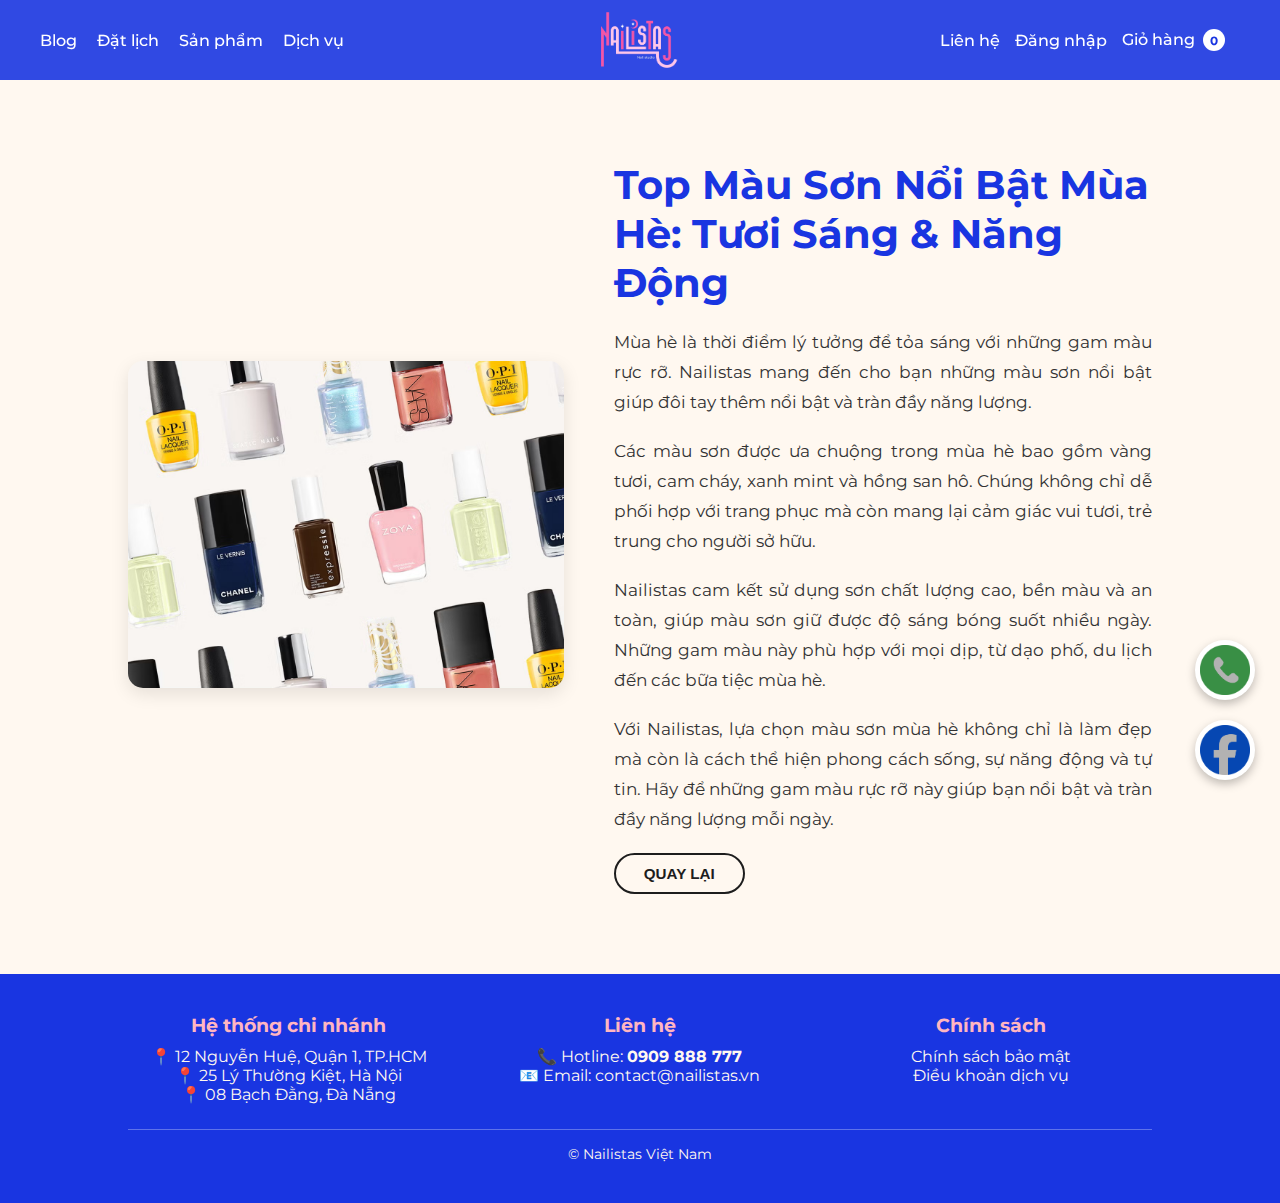
<file: Blog/article10.html>
<!DOCTYPE html>
<html lang="vi">
<head>
  <meta charset="UTF-8" />
  <meta name="viewport" content="width=device-width, initial-scale=1.0" />
  <title>Câu chuyện thương hiệu - Nailistas</title>
  <link href="https://fonts.googleapis.com/css2?family=Montserrat:wght@400;600&display=swap" rel="stylesheet" />
  <link rel="stylesheet" href="articalmain.css" />
  <script src="../Login/auth.js" defer></script>
</head>
<body>

  <!-- Transition Overlay -->
  <div id="transition-overlay">
    <img src="../images/nail logo-01.png" alt="Nailistas Logo">
  </div>

  <!-- Header -->
  <header>
    <div class="nav-left">
      <a href="../Blog/Blog.html" data-transition>Blog</a>
      <a href="../Booking/Booking.html" data-transition>Đặt lịch</a>
      <a href="../Product/html/Product.html" data-transition>Sản phẩm</a>
      <a href="../Service/service.html" data-transition>Dịch vụ</a>
    </div>
  
    <div class="logo-center">
      <img src="../images/nail logo-01.png" alt="Logo Nailistas" onclick="goHome()">
    </div>
  
    <div class="nav-right">
      <a href="../contact/contact.html" data-transition>Liên hệ</a>
      <a href="../Login/login.html" data-transition>Đăng nhập</a>
      <a href="#" id="cart-link">Giỏ hàng <span id="cart-count" class="badge">0</span></a>
      <a href="#" data-auth="logout" style="display: none;">Đăng xuất</a>
      <a href="../Personal/personal.html" data-transition class="account-link">
        <div class="account-avatar" style="display:none;"></div>
      </a>
      
    </div>
      
    </div>
  </header>


  <!-- Story Content -->
  <section class="story-container">
    <div class="story-images">
      <img src="../images/summer-nails.avif" alt="Top Màu Sơn Nổi Bật Mùa Hè">
    </div>
    <div class="story-text">
      <h1>Top Màu Sơn Nổi Bật Mùa Hè: Tươi Sáng & Năng Động</h1>
      <p>
        Mùa hè là thời điểm lý tưởng để tỏa sáng với những gam màu rực rỡ. Nailistas mang đến cho bạn những màu sơn nổi bật giúp đôi tay thêm nổi bật và tràn đầy năng lượng. 
      </p>
      <p>
        Các màu sơn được ưa chuộng trong mùa hè bao gồm vàng tươi, cam cháy, xanh mint và hồng san hô. Chúng không chỉ dễ phối hợp với trang phục mà còn mang lại cảm giác vui tươi, trẻ trung cho người sở hữu.
      </p>
      <p>
        Nailistas cam kết sử dụng sơn chất lượng cao, bền màu và an toàn, giúp màu sơn giữ được độ sáng bóng suốt nhiều ngày. Những gam màu này phù hợp với mọi dịp, từ dạo phố, du lịch đến các bữa tiệc mùa hè.
      </p>
      <p>
        Với Nailistas, lựa chọn màu sơn mùa hè không chỉ là làm đẹp mà còn là cách thể hiện phong cách sống, sự năng động và tự tin. Hãy để những gam màu rực rỡ này giúp bạn nổi bật và tràn đầy năng lượng mỗi ngày.
      </p>
      <button class="back-btn" onclick="goBack()">QUAY LẠI</button>
    </div>
  </section>
  


  <!-- Footer -->
  <footer>
    <div class="footer-container">
      <div class="footer-section">
        <h3>Hệ thống chi nhánh</h3>
        <p>📍 12 Nguyễn Huệ, Quận 1, TP.HCM</p>
        <p>📍 25 Lý Thường Kiệt, Hà Nội</p>
        <p>📍 08 Bạch Đằng, Đà Nẵng</p>
      </div>
      <div class="footer-section">
        <h3>Liên hệ</h3>
        <p>📞 Hotline: <strong>0909 888 777</strong></p>
        <p>📧 Email: <a href="mailto:contact@nailistas.vn">contact@nailistas.vn</a></p>
      </div>
      <div class="footer-section">
        <h3>Chính sách</h3>
        <p><a href="#">Chính sách bảo mật</a></p>
        <p><a href="#">Điều khoản dịch vụ</a></p>
      </div>
    </div>
    <p class="footer-bottom">&copy; Nailistas Việt Nam</p>
  </footer>

  <!-- 🔵 Nút Facebook cố định -->
  <a href="https://www.facebook.com/share/1K7fcAhSu3/?mibextid=wwXIfr" 
    target="_blank" 
    class="facebook-fixed">
    <img src="../images/fb.png" alt="Facebook Logo">
  </a>
  <!-- 🔵 Nút gọi điện thoại cố định -->
  <a href="tel:+84366549188" class="phone-fixed">
    <img src="../images/phone.webp" alt="Phone Icon">
  </a>
  <script src="articalmain.js"></script>
  <!-- Overlay + Cart Drawer (template chung) -->
  <div id="overlay"></div>

  <div id="cart-popup" role="dialog" aria-modal="true" aria-labelledby="cartTitle">
    <button class="close-btn" aria-label="Đóng">×</button>
    <h3 id="cartTitle">Giỏ hàng (<span id="cart-count-title">0</span>)</h3>
  
    <div class="cart-content" id="cart-content" aria-live="polite"></div>
  
    <div class="checkout-container">
      <div class="checkout-text">
        Tạm tính:
        <span id="cart-total-amount">0 VND</span>
      </div>
      <button class="checkout-btn" id="checkout-btn">Thanh toán</button>
    </div>
  </div>
</body>
</html>
</file>
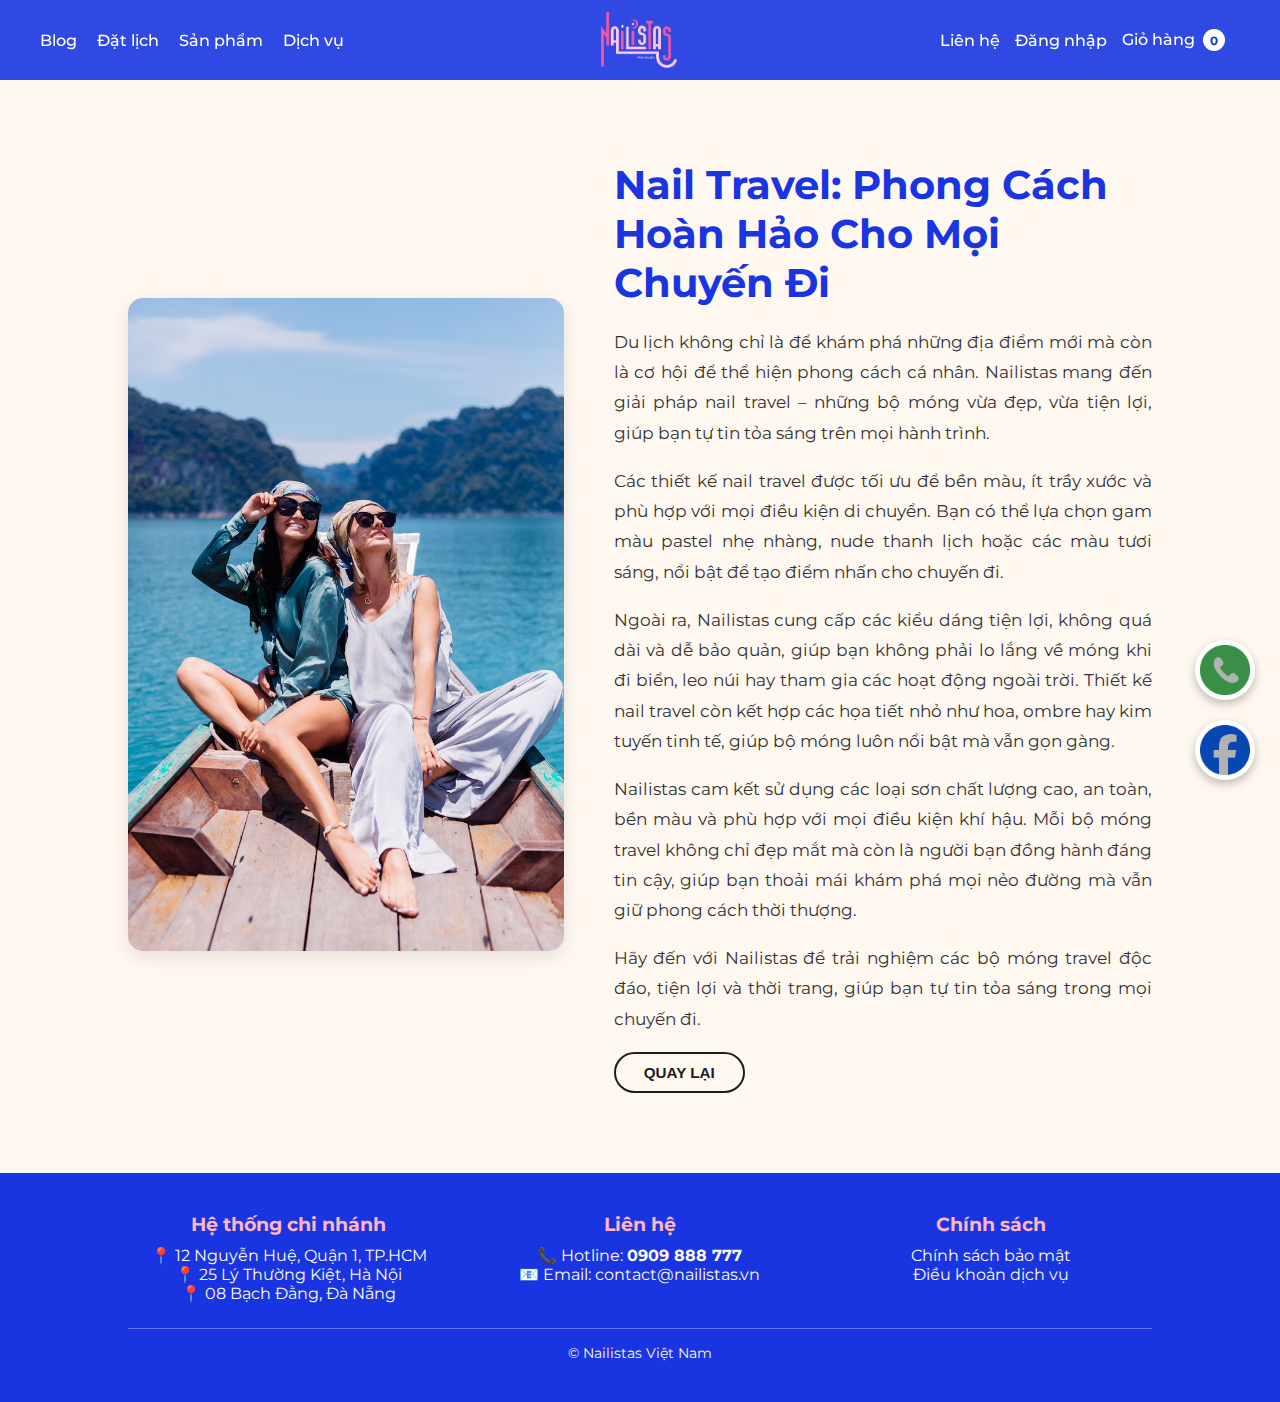
<file: Blog/article11.html>
<!DOCTYPE html>
<html lang="vi">
<head>
  <meta charset="UTF-8" />
  <meta name="viewport" content="width=device-width, initial-scale=1.0" />
  <title>Câu chuyện thương hiệu - Nailistas</title>
  <link href="https://fonts.googleapis.com/css2?family=Montserrat:wght@400;600&display=swap" rel="stylesheet" />
  <link rel="stylesheet" href="articalmain.css" />
  <script src="../Login/auth.js" defer></script>
</head>
<body>

  <!-- Transition Overlay -->
  <div id="transition-overlay">
    <img src="../images/nail logo-01.png" alt="Nailistas Logo">
  </div>

  <!-- Header -->
  <header>
    <div class="nav-left">
      <a href="../Blog/Blog.html" data-transition>Blog</a>
      <a href="../Booking/Booking.html" data-transition>Đặt lịch</a>
      <a href="../Product/html/Product.html" data-transition>Sản phẩm</a>
      <a href="../Service/service.html" data-transition>Dịch vụ</a>
    </div>
  
    <div class="logo-center">
      <img src="../images/nail logo-01.png" alt="Logo Nailistas" onclick="goHome()">
    </div>
  
    <div class="nav-right">
      <a href="../contact/contact.html" data-transition>Liên hệ</a>
      <a href="../Login/login.html" data-transition>Đăng nhập</a>
      <a href="#" id="cart-link">Giỏ hàng <span id="cart-count" class="badge">0</span></a>
      <a href="#" data-auth="logout" style="display: none;">Đăng xuất</a>
      <a href="../Personal/personal.html" data-transition class="account-link">
        <div class="account-avatar" style="display:none;"></div>
      </a>
      
    </div>
      
    </div>
  </header>


  <!-- Story Content -->
  <section class="story-container">
    <div class="story-images">
      <img src="../images/travel.jpeg" alt="Nail Travel">
    </div>
    <div class="story-text">
      <h1>Nail Travel: Phong Cách Hoàn Hảo Cho Mọi Chuyến Đi</h1>
      <p>
        Du lịch không chỉ là để khám phá những địa điểm mới mà còn là cơ hội để thể hiện phong cách cá nhân. Nailistas mang đến giải pháp nail travel – những bộ móng vừa đẹp, vừa tiện lợi, giúp bạn tự tin tỏa sáng trên mọi hành trình.
      </p>
      <p>
        Các thiết kế nail travel được tối ưu để bền màu, ít trầy xước và phù hợp với mọi điều kiện di chuyển. Bạn có thể lựa chọn gam màu pastel nhẹ nhàng, nude thanh lịch hoặc các màu tươi sáng, nổi bật để tạo điểm nhấn cho chuyến đi.
      </p>
      <p>
        Ngoài ra, Nailistas cung cấp các kiểu dáng tiện lợi, không quá dài và dễ bảo quản, giúp bạn không phải lo lắng về móng khi đi biển, leo núi hay tham gia các hoạt động ngoài trời. Thiết kế nail travel còn kết hợp các họa tiết nhỏ như hoa, ombre hay kim tuyến tinh tế, giúp bộ móng luôn nổi bật mà vẫn gọn gàng.
      </p>
      <p>
        Nailistas cam kết sử dụng các loại sơn chất lượng cao, an toàn, bền màu và phù hợp với mọi điều kiện khí hậu. Mỗi bộ móng travel không chỉ đẹp mắt mà còn là người bạn đồng hành đáng tin cậy, giúp bạn thoải mái khám phá mọi nẻo đường mà vẫn giữ phong cách thời thượng.
      </p>
      <p>
        Hãy đến với Nailistas để trải nghiệm các bộ móng travel độc đáo, tiện lợi và thời trang, giúp bạn tự tin tỏa sáng trong mọi chuyến đi.
      </p>
      <button class="back-btn" onclick="goBack()">QUAY LẠI</button>
    </div>
  </section>

  <!-- Footer -->
  <footer>
    <div class="footer-container">
      <div class="footer-section">
        <h3>Hệ thống chi nhánh</h3>
        <p>📍 12 Nguyễn Huệ, Quận 1, TP.HCM</p>
        <p>📍 25 Lý Thường Kiệt, Hà Nội</p>
        <p>📍 08 Bạch Đằng, Đà Nẵng</p>
      </div>
      <div class="footer-section">
        <h3>Liên hệ</h3>
        <p>📞 Hotline: <strong>0909 888 777</strong></p>
        <p>📧 Email: <a href="mailto:contact@nailistas.vn">contact@nailistas.vn</a></p>
      </div>
      <div class="footer-section">
        <h3>Chính sách</h3>
        <p><a href="#">Chính sách bảo mật</a></p>
        <p><a href="#">Điều khoản dịch vụ</a></p>
      </div>
    </div>
    <p class="footer-bottom">&copy; Nailistas Việt Nam</p>
  </footer>

  <!-- 🔵 Nút Facebook cố định -->
  <a href="https://www.facebook.com/share/1K7fcAhSu3/?mibextid=wwXIfr" 
    target="_blank" 
    class="facebook-fixed">
    <img src="../images/fb.png" alt="Facebook Logo">
  </a>
  <!-- 🔵 Nút gọi điện thoại cố định -->
  <a href="tel:+84366549188" class="phone-fixed">
    <img src="../images/phone.webp" alt="Phone Icon">
  </a>
  <script src="articalmain.js"></script>
  <!-- Overlay + Cart Drawer (template chung) -->
  <div id="overlay"></div>

  <div id="cart-popup" role="dialog" aria-modal="true" aria-labelledby="cartTitle">
    <button class="close-btn" aria-label="Đóng">×</button>
    <h3 id="cartTitle">Giỏ hàng (<span id="cart-count-title">0</span>)</h3>
  
    <div class="cart-content" id="cart-content" aria-live="polite"></div>
  
    <div class="checkout-container">
      <div class="checkout-text">
        Tạm tính:
        <span id="cart-total-amount">0 VND</span>
      </div>
      <button class="checkout-btn" id="checkout-btn">Thanh toán</button>
    </div>
  </div>
</body>
</html>
</file>
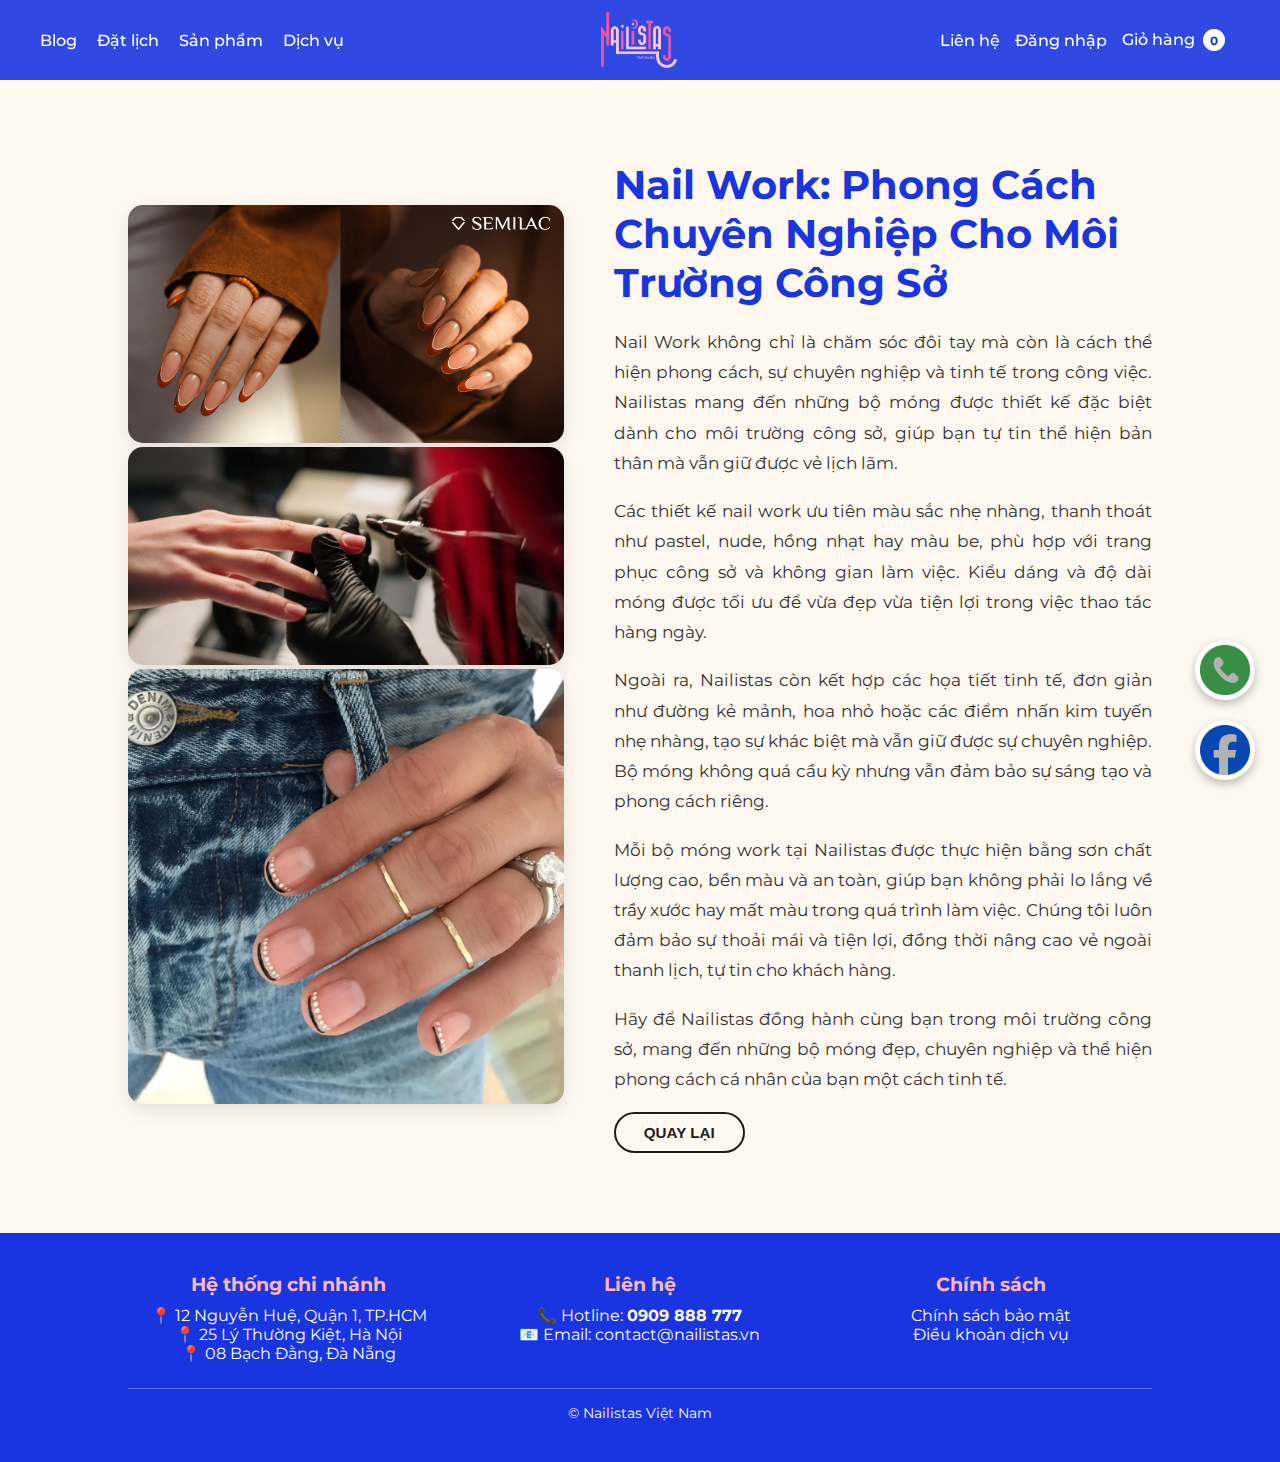
<file: Blog/article12.html>
<!DOCTYPE html>
<html lang="vi">
<head>
  <meta charset="UTF-8" />
  <meta name="viewport" content="width=device-width, initial-scale=1.0" />
  <title>Câu chuyện thương hiệu - Nailistas</title>
  <link href="https://fonts.googleapis.com/css2?family=Montserrat:wght@400;600&display=swap" rel="stylesheet" />
  <link rel="stylesheet" href="articalmain.css" />
  <script src="../Login/auth.js" defer></script>

</head>
<body>

  <!-- Transition Overlay -->
  <div id="transition-overlay">
    <img src="../images/nail logo-01.png" alt="Nailistas Logo">
  </div>

  <!-- Header -->
  <header>
    <div class="nav-left">
      <a href="../Blog/Blog.html" data-transition>Blog</a>
      <a href="../Booking/Booking.html" data-transition>Đặt lịch</a>
      <a href="../Product/html/Product.html" data-transition>Sản phẩm</a>
      <a href="../Service/service.html" data-transition>Dịch vụ</a>
    </div>
  
    <div class="logo-center">
      <img src="../images/nail logo-01.png" alt="Logo Nailistas" onclick="goHome()">
    </div>
  
    <div class="nav-right">
      <a href="../contact/contact.html" data-transition>Liên hệ</a>
      <a href="../Login/login.html" data-transition>Đăng nhập</a>
      <a href="#" id="cart-link">Giỏ hàng <span id="cart-count" class="badge">0</span></a>
      <a href="#" data-auth="logout" style="display: none;">Đăng xuất</a>
      <a href="../Personal/personal.html" data-transition class="account-link">
        <div class="account-avatar" style="display:none;"></div>
      </a>
      
    </div>
      
    </div>
  </header>


  <!-- Story Content -->
  <section class="story-container">
    <div class="story-images">
      <img src="../images/nailforwork1.webp" alt="Nail Work">
      <img src="../images/nailforwork2.webp" alt="Nail Work">
      <img src="../images/nailforwork3.webp" alt="Nail Work">
    </div>
    <div class="story-text">
      <h1>Nail Work: Phong Cách Chuyên Nghiệp Cho Môi Trường Công Sở</h1>
      <p>
        Nail Work không chỉ là chăm sóc đôi tay mà còn là cách thể hiện phong cách, sự chuyên nghiệp và tinh tế trong công việc. Nailistas mang đến những bộ móng được thiết kế đặc biệt dành cho môi trường công sở, giúp bạn tự tin thể hiện bản thân mà vẫn giữ được vẻ lịch lãm.
      </p>
      <p>
        Các thiết kế nail work ưu tiên màu sắc nhẹ nhàng, thanh thoát như pastel, nude, hồng nhạt hay màu be, phù hợp với trang phục công sở và không gian làm việc. Kiểu dáng và độ dài móng được tối ưu để vừa đẹp vừa tiện lợi trong việc thao tác hàng ngày.
      </p>
      <p>
        Ngoài ra, Nailistas còn kết hợp các họa tiết tinh tế, đơn giản như đường kẻ mảnh, hoa nhỏ hoặc các điểm nhấn kim tuyến nhẹ nhàng, tạo sự khác biệt mà vẫn giữ được sự chuyên nghiệp. Bộ móng không quá cầu kỳ nhưng vẫn đảm bảo sự sáng tạo và phong cách riêng.
      </p>
      <p>
        Mỗi bộ móng work tại Nailistas được thực hiện bằng sơn chất lượng cao, bền màu và an toàn, giúp bạn không phải lo lắng về trầy xước hay mất màu trong quá trình làm việc. Chúng tôi luôn đảm bảo sự thoải mái và tiện lợi, đồng thời nâng cao vẻ ngoài thanh lịch, tự tin cho khách hàng.
      </p>
      <p>
        Hãy để Nailistas đồng hành cùng bạn trong môi trường công sở, mang đến những bộ móng đẹp, chuyên nghiệp và thể hiện phong cách cá nhân của bạn một cách tinh tế.
      </p>
      <button class="back-btn" onclick="goBack()">QUAY LẠI</button>
    </div>
  </section>
  
  </section>
  
  <!-- Footer -->
  <footer>
    <div class="footer-container">
      <div class="footer-section">
        <h3>Hệ thống chi nhánh</h3>
        <p>📍 12 Nguyễn Huệ, Quận 1, TP.HCM</p>
        <p>📍 25 Lý Thường Kiệt, Hà Nội</p>
        <p>📍 08 Bạch Đằng, Đà Nẵng</p>
      </div>
      <div class="footer-section">
        <h3>Liên hệ</h3>
        <p>📞 Hotline: <strong>0909 888 777</strong></p>
        <p>📧 Email: <a href="mailto:contact@nailistas.vn">contact@nailistas.vn</a></p>
      </div>
      <div class="footer-section">
        <h3>Chính sách</h3>
        <p><a href="#">Chính sách bảo mật</a></p>
        <p><a href="#">Điều khoản dịch vụ</a></p>
      </div>
    </div>
    <p class="footer-bottom">&copy; Nailistas Việt Nam</p>
  </footer>

  <!-- 🔵 Nút Facebook cố định -->
  <a href="https://www.facebook.com/share/1K7fcAhSu3/?mibextid=wwXIfr" 
    target="_blank" 
    class="facebook-fixed">
    <img src="../images/fb.png" alt="Facebook Logo">
  </a>
  <!-- 🔵 Nút gọi điện thoại cố định -->
  <a href="tel:+84366549188" class="phone-fixed">
    <img src="../images/phone.webp" alt="Phone Icon">
  </a>

  <script src="articalmain.js"></script>
  <!-- Overlay + Cart Drawer (template chung) -->
  <div id="overlay"></div>

  <div id="cart-popup" role="dialog" aria-modal="true" aria-labelledby="cartTitle">
    <button class="close-btn" aria-label="Đóng">×</button>
    <h3 id="cartTitle">Giỏ hàng (<span id="cart-count-title">0</span>)</h3>
  
    <div class="cart-content" id="cart-content" aria-live="polite"></div>
  
    <div class="checkout-container">
      <div class="checkout-text">
        Tạm tính:
        <span id="cart-total-amount">0 VND</span>
      </div>
      <button class="checkout-btn" id="checkout-btn">Thanh toán</button>
    </div>
  </div>
</body>
</html>
</file>
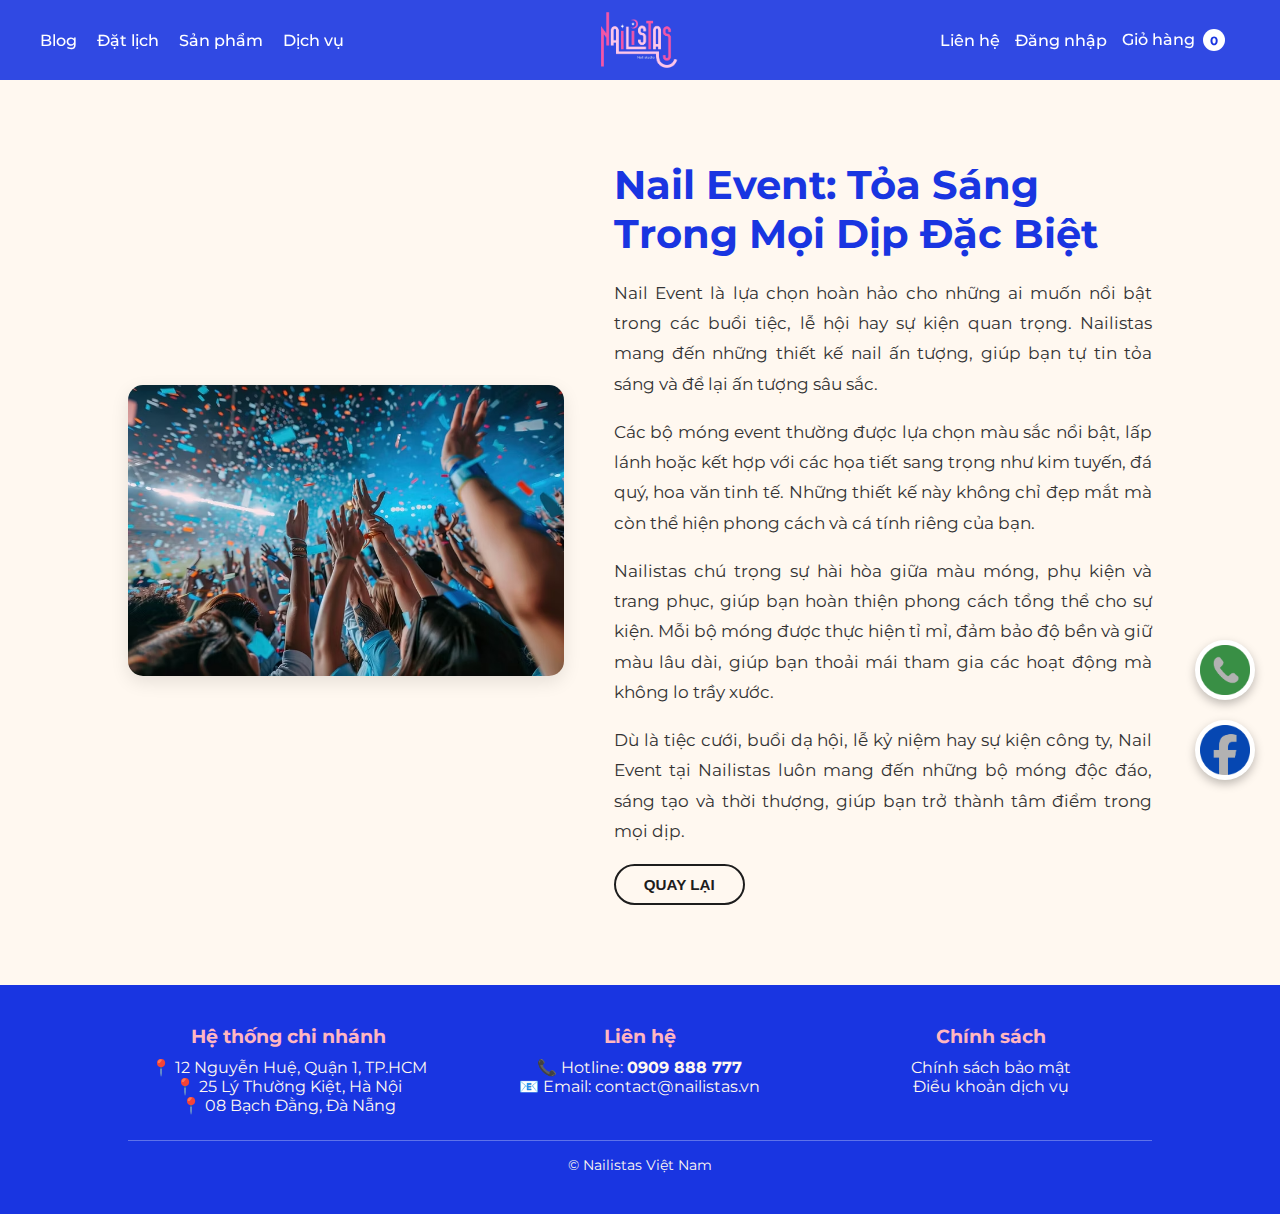
<file: Blog/article13.html>
<!DOCTYPE html>
<html lang="vi">
<head>
  <meta charset="UTF-8" />
  <meta name="viewport" content="width=device-width, initial-scale=1.0" />
  <title>Câu chuyện thương hiệu - Nailistas</title>
  <link href="https://fonts.googleapis.com/css2?family=Montserrat:wght@400;600&display=swap" rel="stylesheet" />
  <link rel="stylesheet" href="articalmain.css" />
  <script src="../Login/auth.js" defer></script>

</head>
<body>

  <!-- Transition Overlay -->
  <div id="transition-overlay">
    <img src="../images/nail logo-01.png" alt="Nailistas Logo">
  </div>

  <!-- Header -->
  <header>
    <div class="nav-left">
      <a href="../Blog/Blog.html" data-transition>Blog</a>
      <a href="../Booking/Booking.html" data-transition>Đặt lịch</a>
      <a href="../Product/html/Product.html" data-transition>Sản phẩm</a>
      <a href="../Service/service.html" data-transition>Dịch vụ</a>
    </div>
  
    <div class="logo-center">
      <img src="../images/nail logo-01.png" alt="Logo Nailistas" onclick="goHome()">
    </div>
  
    <div class="nav-right">
      <a href="../contact/contact.html" data-transition>Liên hệ</a>
      <a href="../Login/login.html" data-transition>Đăng nhập</a>
      <a href="#" id="cart-link">Giỏ hàng <span id="cart-count" class="badge">0</span></a>
      <a href="#" data-auth="logout" style="display: none;">Đăng xuất</a>
      <a href="../Personal/personal.html" data-transition class="account-link">
        <div class="account-avatar" style="display:none;"></div>
      </a>
      
    </div>
      
    </div>
  </header>


  <!-- Story Content -->
  <section class="story-container">
    <div class="story-images">
      <img src="../images/event.avif" alt="Nail Event">
    </div>
    <div class="story-text">
      <h1>Nail Event: Tỏa Sáng Trong Mọi Dịp Đặc Biệt</h1>
      <p>
        Nail Event là lựa chọn hoàn hảo cho những ai muốn nổi bật trong các buổi tiệc, lễ hội hay sự kiện quan trọng. Nailistas mang đến những thiết kế nail ấn tượng, giúp bạn tự tin tỏa sáng và để lại ấn tượng sâu sắc.
      </p>
      <p>
        Các bộ móng event thường được lựa chọn màu sắc nổi bật, lấp lánh hoặc kết hợp với các họa tiết sang trọng như kim tuyến, đá quý, hoa văn tinh tế. Những thiết kế này không chỉ đẹp mắt mà còn thể hiện phong cách và cá tính riêng của bạn.
      </p>
      <p>
        Nailistas chú trọng sự hài hòa giữa màu móng, phụ kiện và trang phục, giúp bạn hoàn thiện phong cách tổng thể cho sự kiện. Mỗi bộ móng được thực hiện tỉ mỉ, đảm bảo độ bền và giữ màu lâu dài, giúp bạn thoải mái tham gia các hoạt động mà không lo trầy xước.
      </p>
      <p>
        Dù là tiệc cưới, buổi dạ hội, lễ kỷ niệm hay sự kiện công ty, Nail Event tại Nailistas luôn mang đến những bộ móng độc đáo, sáng tạo và thời thượng, giúp bạn trở thành tâm điểm trong mọi dịp.
      </p>
      <button class="back-btn" onclick="goBack()">QUAY LẠI</button>
    </div>
  </section>
  
  
  </section>
  
  <!-- Footer -->
  <footer>
    <div class="footer-container">
      <div class="footer-section">
        <h3>Hệ thống chi nhánh</h3>
        <p>📍 12 Nguyễn Huệ, Quận 1, TP.HCM</p>
        <p>📍 25 Lý Thường Kiệt, Hà Nội</p>
        <p>📍 08 Bạch Đằng, Đà Nẵng</p>
      </div>
      <div class="footer-section">
        <h3>Liên hệ</h3>
        <p>📞 Hotline: <strong>0909 888 777</strong></p>
        <p>📧 Email: <a href="mailto:contact@nailistas.vn">contact@nailistas.vn</a></p>
      </div>
      <div class="footer-section">
        <h3>Chính sách</h3>
        <p><a href="#">Chính sách bảo mật</a></p>
        <p><a href="#">Điều khoản dịch vụ</a></p>
      </div>
    </div>
    <p class="footer-bottom">&copy; Nailistas Việt Nam</p>
  </footer>

  <!-- 🔵 Nút Facebook cố định -->
  <a href="https://www.facebook.com/share/1K7fcAhSu3/?mibextid=wwXIfr" 
    target="_blank" 
    class="facebook-fixed">
    <img src="../images/fb.png" alt="Facebook Logo">
  </a>
  <!-- 🔵 Nút gọi điện thoại cố định -->
  <a href="tel:+84366549188" class="phone-fixed">
    <img src="../images/phone.webp" alt="Phone Icon">
  </a>

  <script src="articalmain.js"></script>
  <!-- Overlay + Cart Drawer (template chung) -->
  <div id="overlay"></div>

  <div id="cart-popup" role="dialog" aria-modal="true" aria-labelledby="cartTitle">
    <button class="close-btn" aria-label="Đóng">×</button>
    <h3 id="cartTitle">Giỏ hàng (<span id="cart-count-title">0</span>)</h3>
  
    <div class="cart-content" id="cart-content" aria-live="polite"></div>
  
    <div class="checkout-container">
      <div class="checkout-text">
        Tạm tính:
        <span id="cart-total-amount">0 VND</span>
      </div>
      <button class="checkout-btn" id="checkout-btn">Thanh toán</button>
    </div>
  </div>
</body>
</html>
</file>
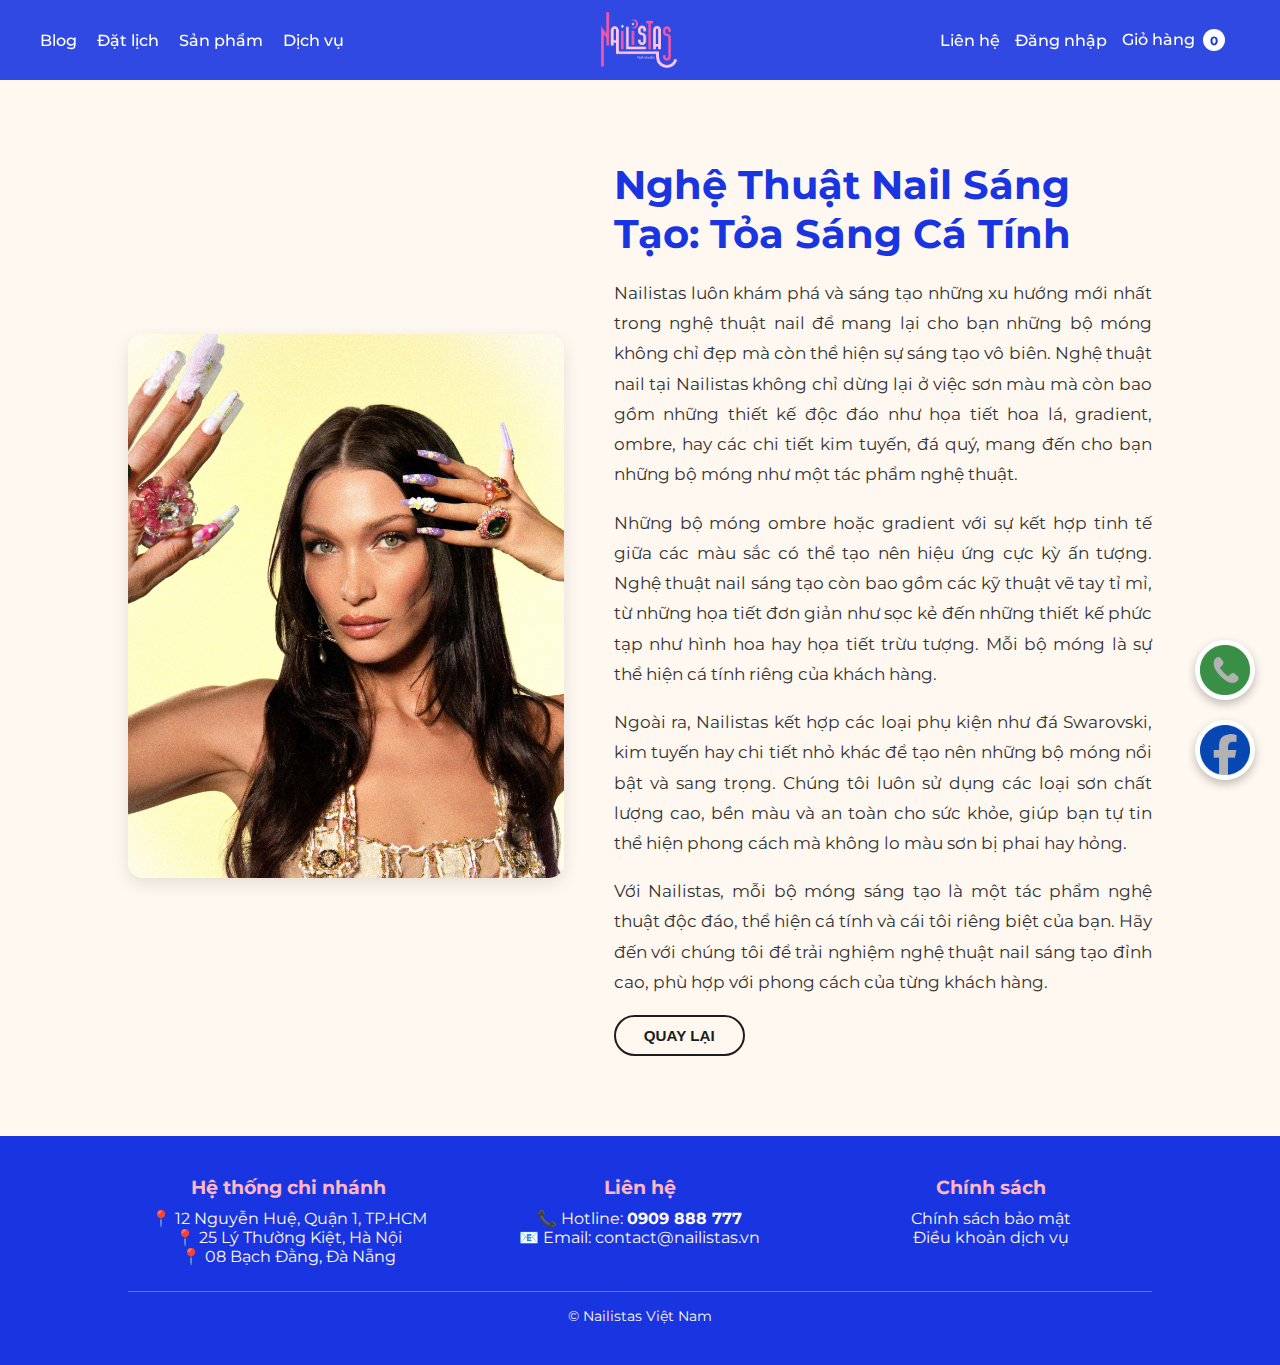
<file: Blog/article14.html>
<!DOCTYPE html>
<html lang="vi">
<head>
  <meta charset="UTF-8" />
  <meta name="viewport" content="width=device-width, initial-scale=1.0" />
  <title>Câu chuyện thương hiệu - Nailistas</title>
  <link href="https://fonts.googleapis.com/css2?family=Montserrat:wght@400;600&display=swap" rel="stylesheet" />
  <link rel="stylesheet" href="articalmain.css" />
  <script src="../Login/auth.js" defer></script>

</head>
<body>

  <!-- Transition Overlay -->
  <div id="transition-overlay">
    <img src="../images/nail logo-01.png" alt="Nailistas Logo">
  </div>

  <!-- Header -->
  <header>
    <div class="nav-left">
      <a href="../Blog/Blog.html" data-transition>Blog</a>
      <a href="../Booking/Booking.html" data-transition>Đặt lịch</a>
      <a href="../Product/html/Product.html" data-transition>Sản phẩm</a>
      <a href="../Service/service.html" data-transition>Dịch vụ</a>
    </div>
  
    <div class="logo-center">
      <img src="../images/nail logo-01.png" alt="Logo Nailistas" onclick="goHome()">
    </div>
  
    <div class="nav-right">
      <a href="../contact/contact.html" data-transition>Liên hệ</a>
      <a href="../Login/login.html" data-transition>Đăng nhập</a>
      <a href="#" id="cart-link">Giỏ hàng <span id="cart-count" class="badge">0</span></a>
      <a href="#" data-auth="logout" style="display: none;">Đăng xuất</a>
      <a href="../Personal/personal.html" data-transition class="account-link">
        <div class="account-avatar" style="display:none;"></div>
      </a>
      
    </div>
      
    </div>
  </header>

  <!-- Story Content -->
  <section class="story-container">
    <div class="story-images">
      <img src="../images/nailsangtao.jpeg" alt="Nghệ Thuật Nail Sáng Tạo">
    </div>
    <div class="story-text">
      <h1>Nghệ Thuật Nail Sáng Tạo: Tỏa Sáng Cá Tính</h1>
      <p>
        Nailistas luôn khám phá và sáng tạo những xu hướng mới nhất trong nghệ thuật nail để mang lại cho bạn những bộ móng không chỉ đẹp mà còn thể hiện sự sáng tạo vô biên. Nghệ thuật nail tại Nailistas không chỉ dừng lại ở việc sơn màu mà còn bao gồm những thiết kế độc đáo như họa tiết hoa lá, gradient, ombre, hay các chi tiết kim tuyến, đá quý, mang đến cho bạn những bộ móng như một tác phẩm nghệ thuật.
      </p>
      <p>
        Những bộ móng ombre hoặc gradient với sự kết hợp tinh tế giữa các màu sắc có thể tạo nên hiệu ứng cực kỳ ấn tượng. Nghệ thuật nail sáng tạo còn bao gồm các kỹ thuật vẽ tay tỉ mỉ, từ những họa tiết đơn giản như sọc kẻ đến những thiết kế phức tạp như hình hoa hay họa tiết trừu tượng. Mỗi bộ móng là sự thể hiện cá tính riêng của khách hàng.
      </p>
      <p>
        Ngoài ra, Nailistas kết hợp các loại phụ kiện như đá Swarovski, kim tuyến hay chi tiết nhỏ khác để tạo nên những bộ móng nổi bật và sang trọng. Chúng tôi luôn sử dụng các loại sơn chất lượng cao, bền màu và an toàn cho sức khỏe, giúp bạn tự tin thể hiện phong cách mà không lo màu sơn bị phai hay hỏng.
      </p>
      <p>
        Với Nailistas, mỗi bộ móng sáng tạo là một tác phẩm nghệ thuật độc đáo, thể hiện cá tính và cái tôi riêng biệt của bạn. Hãy đến với chúng tôi để trải nghiệm nghệ thuật nail sáng tạo đỉnh cao, phù hợp với phong cách của từng khách hàng.
      </p>
      <button class="back-btn" onclick="goHome()">QUAY LẠI</button>
    </div>
  </section>
  
  <!-- Footer -->
  <footer>
    <div class="footer-container">
      <div class="footer-section">
        <h3>Hệ thống chi nhánh</h3>
        <p>📍 12 Nguyễn Huệ, Quận 1, TP.HCM</p>
        <p>📍 25 Lý Thường Kiệt, Hà Nội</p>
        <p>📍 08 Bạch Đằng, Đà Nẵng</p>
      </div>
      <div class="footer-section">
        <h3>Liên hệ</h3>
        <p>📞 Hotline: <strong>0909 888 777</strong></p>
        <p>📧 Email: <a href="mailto:contact@nailistas.vn">contact@nailistas.vn</a></p>
      </div>
      <div class="footer-section">
        <h3>Chính sách</h3>
        <p><a href="#">Chính sách bảo mật</a></p>
        <p><a href="#">Điều khoản dịch vụ</a></p>
      </div>
    </div>
    <p class="footer-bottom">&copy; Nailistas Việt Nam</p>
  </footer>

  <!-- 🔵 Nút Facebook cố định -->
  <a href="https://www.facebook.com/share/1K7fcAhSu3/?mibextid=wwXIfr" 
    target="_blank" 
    class="facebook-fixed">
    <img src="../images/fb.png" alt="Facebook Logo">
  </a>
  <!-- 🔵 Nút gọi điện thoại cố định -->
  <a href="tel:+84366549188" class="phone-fixed">
    <img src="../images/phone.webp" alt="Phone Icon">
  </a>
  <script src="articalmain.js"></script>
  <!-- Overlay + Cart Drawer (template chung) -->
  <div id="overlay"></div>

  <div id="cart-popup" role="dialog" aria-modal="true" aria-labelledby="cartTitle">
    <button class="close-btn" aria-label="Đóng">×</button>
    <h3 id="cartTitle">Giỏ hàng (<span id="cart-count-title">0</span>)</h3>
  
    <div class="cart-content" id="cart-content" aria-live="polite"></div>
  
    <div class="checkout-container">
      <div class="checkout-text">
        Tạm tính:
        <span id="cart-total-amount">0 VND</span>
      </div>
      <button class="checkout-btn" id="checkout-btn">Thanh toán</button>
    </div>
  </div>
</body>
</html>
</file>
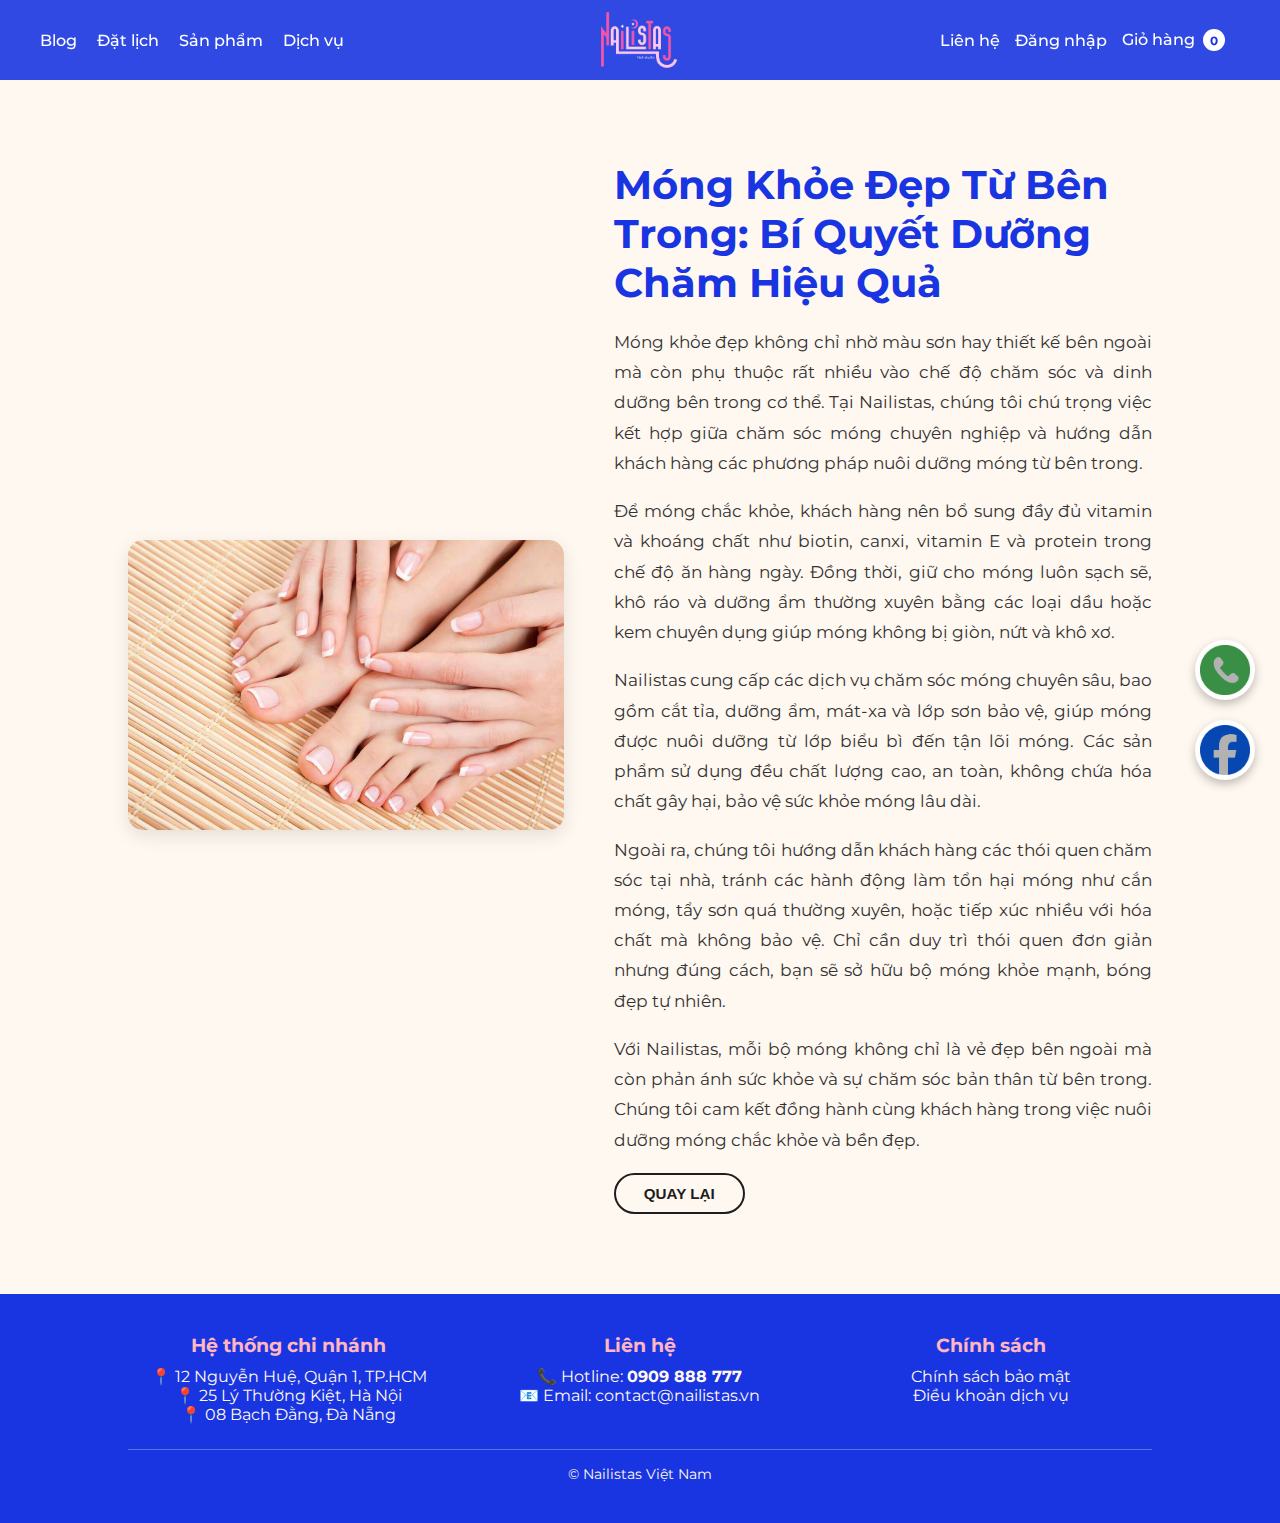
<file: Blog/article15.html>
<!DOCTYPE html>
<html lang="vi">
<head>
  <meta charset="UTF-8" />
  <meta name="viewport" content="width=device-width, initial-scale=1.0" />
  <title>Câu chuyện thương hiệu - Nailistas</title>
  <link href="https://fonts.googleapis.com/css2?family=Montserrat:wght@400;600&display=swap" rel="stylesheet" />
  <link rel="stylesheet" href="articalmain.css" />
  <script src="../Login/auth.js" defer></script>
</head>
<body>

  <!-- Transition Overlay -->
  <div id="transition-overlay">
    <img src="../images/nail logo-01.png" alt="Nailistas Logo">
  </div>

  <!-- Header -->
  <header>
    <div class="nav-left">
      <a href="../Blog/Blog.html" data-transition>Blog</a>
      <a href="../Booking/Booking.html" data-transition>Đặt lịch</a>
      <a href="../Product/html/Product.html" data-transition>Sản phẩm</a>
      <a href="../Service/service.html" data-transition>Dịch vụ</a>
    </div>
  
    <div class="logo-center">
      <img src="../images/nail logo-01.png" alt="Logo Nailistas" onclick="goHome()">
    </div>
  
    <div class="nav-right">
      <a href="../contact/contact.html" data-transition>Liên hệ</a>
      <a href="../Login/login.html" data-transition>Đăng nhập</a>
      <a href="#" id="cart-link">Giỏ hàng <span id="cart-count" class="badge">0</span></a>
      <a href="#" data-auth="logout" style="display: none;">Đăng xuất</a>
      <a href="../Personal/personal.html" data-transition class="account-link">
        <div class="account-avatar" style="display:none;"></div>
      </a>
      
    </div>
      
    </div>
  </header>

  <!-- Story Content -->
  <section class="story-container">
    <div class="story-images">
      <img src="../images/chammong.webp" alt="Móng Khỏe Đẹp">
    </div>
    <div class="story-text">
      <h1>Móng Khỏe Đẹp Từ Bên Trong: Bí Quyết Dưỡng Chăm Hiệu Quả</h1>
      <p>
        Móng khỏe đẹp không chỉ nhờ màu sơn hay thiết kế bên ngoài mà còn phụ thuộc rất nhiều vào chế độ chăm sóc và dinh dưỡng bên trong cơ thể. Tại Nailistas, chúng tôi chú trọng việc kết hợp giữa chăm sóc móng chuyên nghiệp và hướng dẫn khách hàng các phương pháp nuôi dưỡng móng từ bên trong.
      </p>
      <p>
        Để móng chắc khỏe, khách hàng nên bổ sung đầy đủ vitamin và khoáng chất như biotin, canxi, vitamin E và protein trong chế độ ăn hàng ngày. Đồng thời, giữ cho móng luôn sạch sẽ, khô ráo và dưỡng ẩm thường xuyên bằng các loại dầu hoặc kem chuyên dụng giúp móng không bị giòn, nứt và khô xơ.
      </p>
      <p>
        Nailistas cung cấp các dịch vụ chăm sóc móng chuyên sâu, bao gồm cắt tỉa, dưỡng ẩm, mát-xa và lớp sơn bảo vệ, giúp móng được nuôi dưỡng từ lớp biểu bì đến tận lõi móng. Các sản phẩm sử dụng đều chất lượng cao, an toàn, không chứa hóa chất gây hại, bảo vệ sức khỏe móng lâu dài.
      </p>
      <p>
        Ngoài ra, chúng tôi hướng dẫn khách hàng các thói quen chăm sóc tại nhà, tránh các hành động làm tổn hại móng như cắn móng, tẩy sơn quá thường xuyên, hoặc tiếp xúc nhiều với hóa chất mà không bảo vệ. Chỉ cần duy trì thói quen đơn giản nhưng đúng cách, bạn sẽ sở hữu bộ móng khỏe mạnh, bóng đẹp tự nhiên.
      </p>
      <p>
        Với Nailistas, mỗi bộ móng không chỉ là vẻ đẹp bên ngoài mà còn phản ánh sức khỏe và sự chăm sóc bản thân từ bên trong. Chúng tôi cam kết đồng hành cùng khách hàng trong việc nuôi dưỡng móng chắc khỏe và bền đẹp.
      </p>
      <button class="back-btn" onclick="goHome()">QUAY LẠI</button>
    </div>
  </section>
  


  <!-- Footer -->
  <footer>
    <div class="footer-container">
      <div class="footer-section">
        <h3>Hệ thống chi nhánh</h3>
        <p>📍 12 Nguyễn Huệ, Quận 1, TP.HCM</p>
        <p>📍 25 Lý Thường Kiệt, Hà Nội</p>
        <p>📍 08 Bạch Đằng, Đà Nẵng</p>
      </div>
      <div class="footer-section">
        <h3>Liên hệ</h3>
        <p>📞 Hotline: <strong>0909 888 777</strong></p>
        <p>📧 Email: <a href="mailto:contact@nailistas.vn">contact@nailistas.vn</a></p>
      </div>
      <div class="footer-section">
        <h3>Chính sách</h3>
        <p><a href="#">Chính sách bảo mật</a></p>
        <p><a href="#">Điều khoản dịch vụ</a></p>
      </div>
    </div>
    <p class="footer-bottom">&copy; Nailistas Việt Nam</p>
  </footer>

  <!-- 🔵 Nút Facebook cố định -->
  <a href="https://www.facebook.com/share/1K7fcAhSu3/?mibextid=wwXIfr" 
    target="_blank" 
    class="facebook-fixed">
    <img src="../images/fb.png" alt="Facebook Logo">
  </a>
  <!-- 🔵 Nút gọi điện thoại cố định -->
  <a href="tel:+84366549188" class="phone-fixed">
    <img src="../images/phone.webp" alt="Phone Icon">
  </a>
  <script src="articalmain.js"></script>
  <!-- Overlay + Cart Drawer (template chung) -->
  <div id="overlay"></div>

  <div id="cart-popup" role="dialog" aria-modal="true" aria-labelledby="cartTitle">
    <button class="close-btn" aria-label="Đóng">×</button>
    <h3 id="cartTitle">Giỏ hàng (<span id="cart-count-title">0</span>)</h3>
  
    <div class="cart-content" id="cart-content" aria-live="polite"></div>
  
    <div class="checkout-container">
      <div class="checkout-text">
        Tạm tính:
        <span id="cart-total-amount">0 VND</span>
      </div>
      <button class="checkout-btn" id="checkout-btn">Thanh toán</button>
    </div>
  </div>
</body>
</html>
</file>
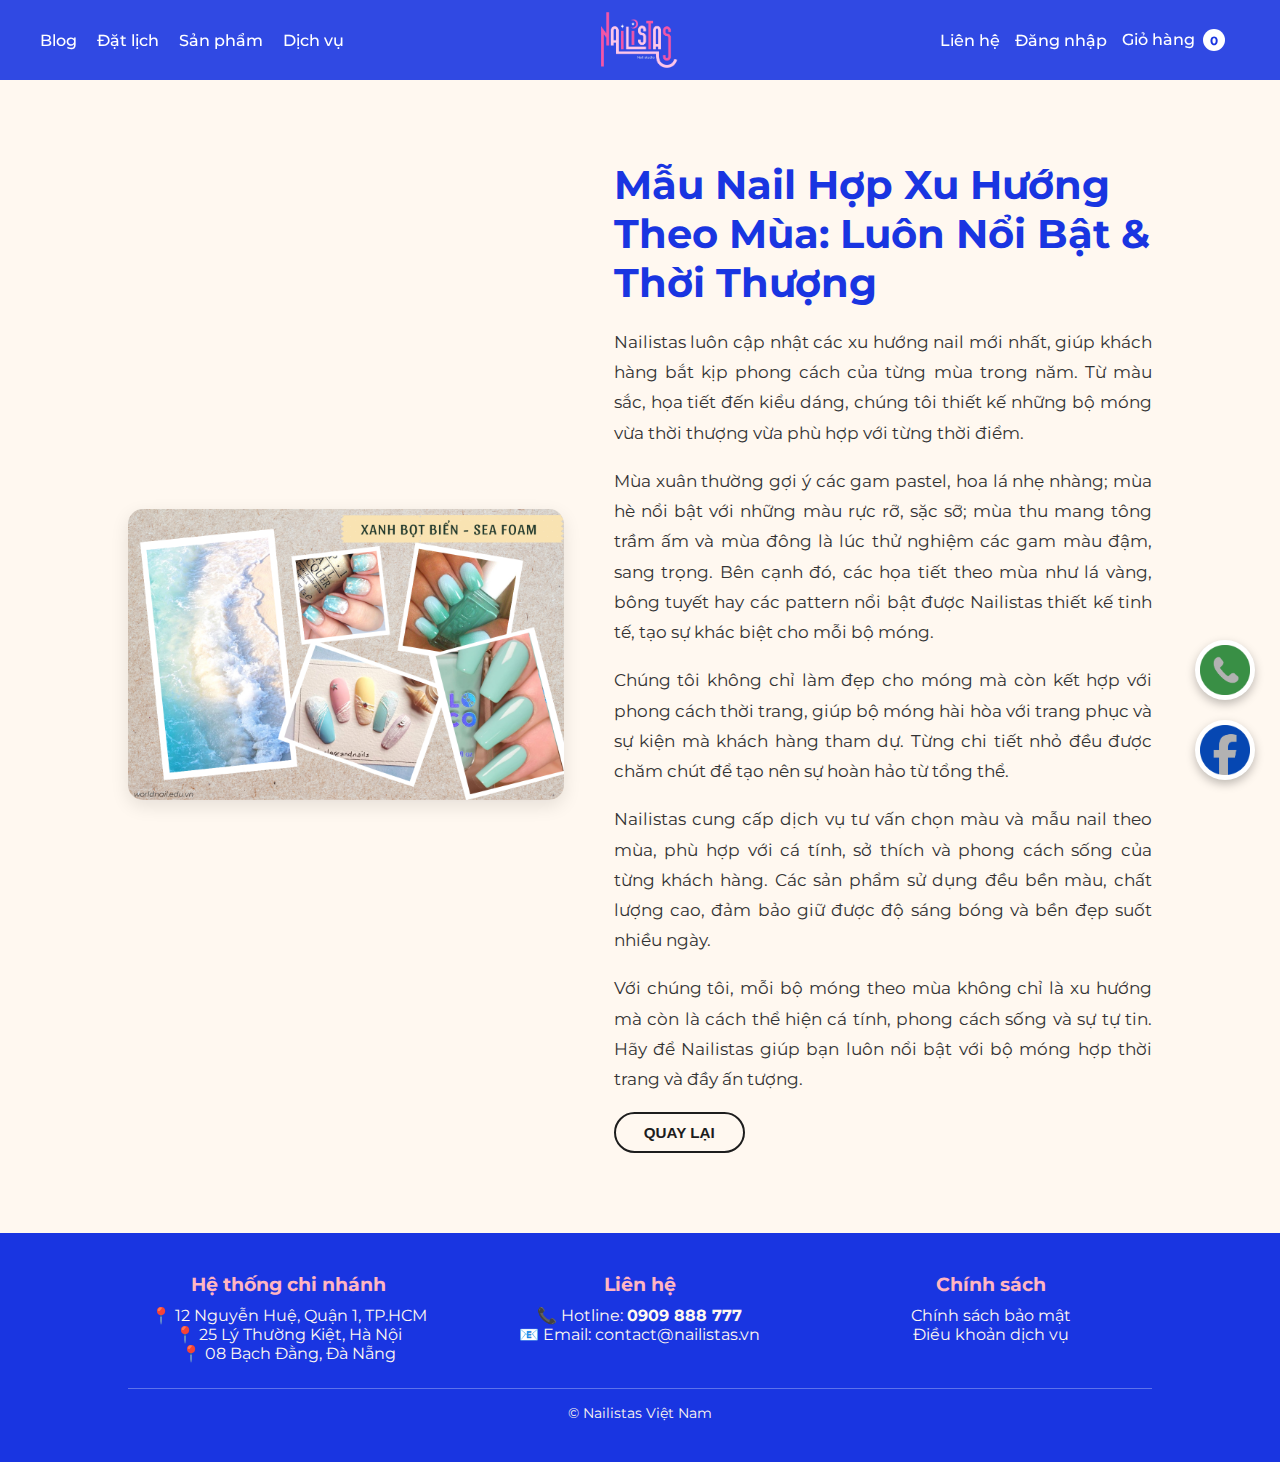
<file: Blog/article16.html>
<!DOCTYPE html>
<html lang="vi">
<head>
  <meta charset="UTF-8" />
  <meta name="viewport" content="width=device-width, initial-scale=1.0" />
  <title>Câu chuyện thương hiệu - Nailistas</title>
  <link href="https://fonts.googleapis.com/css2?family=Montserrat:wght@400;600&display=swap" rel="stylesheet" />
  <link rel="stylesheet" href="articalmain.css" />
  <script src="../Login/auth.js" defer></script>

</head>
<body>

  <!-- Transition Overlay -->
  <div id="transition-overlay">
    <img src="../images/nail logo-01.png" alt="Nailistas Logo">
  </div>

  <!-- Header -->
  <header>
    <div class="nav-left">
      <a href="../Blog/Blog.html" data-transition>Blog</a>
      <a href="../Booking/Booking.html" data-transition>Đặt lịch</a>
      <a href="../Product/html/Product.html" data-transition>Sản phẩm</a>
      <a href="../Service/service.html" data-transition>Dịch vụ</a>
    </div>
  
    <div class="logo-center">
      <img src="../images/nail logo-01.png" alt="Logo Nailistas" onclick="goHome()">
    </div>
  
    <div class="nav-right">
      <a href="../contact/contact.html" data-transition>Liên hệ</a>
      <a href="../Login/login.html" data-transition>Đăng nhập</a>
      <a href="#" id="cart-link">Giỏ hàng <span id="cart-count" class="badge">0</span></a>
      <a href="#" data-auth="logout" style="display: none;">Đăng xuất</a>
      <a href="../Personal/personal.html" data-transition class="account-link">
        <div class="account-avatar" style="display:none;"></div>
      </a>
      
    </div>
      
    </div>
  </header>


  <!-- Story Content -->
  <section class="story-container">
    <div class="story-images">
      <img src="../images/theomua.png" alt="Nail Theo Mùa">
    </div>
    <div class="story-text">
      <h1>Mẫu Nail Hợp Xu Hướng Theo Mùa: Luôn Nổi Bật & Thời Thượng</h1>
      <p>
        Nailistas luôn cập nhật các xu hướng nail mới nhất, giúp khách hàng bắt kịp phong cách của từng mùa trong năm. Từ màu sắc, họa tiết đến kiểu dáng, chúng tôi thiết kế những bộ móng vừa thời thượng vừa phù hợp với từng thời điểm.
      </p>
      <p>
        Mùa xuân thường gợi ý các gam pastel, hoa lá nhẹ nhàng; mùa hè nổi bật với những màu rực rỡ, sặc sỡ; mùa thu mang tông trầm ấm và mùa đông là lúc thử nghiệm các gam màu đậm, sang trọng. Bên cạnh đó, các họa tiết theo mùa như lá vàng, bông tuyết hay các pattern nổi bật được Nailistas thiết kế tinh tế, tạo sự khác biệt cho mỗi bộ móng.
      </p>
      <p>
        Chúng tôi không chỉ làm đẹp cho móng mà còn kết hợp với phong cách thời trang, giúp bộ móng hài hòa với trang phục và sự kiện mà khách hàng tham dự. Từng chi tiết nhỏ đều được chăm chút để tạo nên sự hoàn hảo từ tổng thể.
      </p>
      <p>
        Nailistas cung cấp dịch vụ tư vấn chọn màu và mẫu nail theo mùa, phù hợp với cá tính, sở thích và phong cách sống của từng khách hàng. Các sản phẩm sử dụng đều bền màu, chất lượng cao, đảm bảo giữ được độ sáng bóng và bền đẹp suốt nhiều ngày.
      </p>
      <p>
        Với chúng tôi, mỗi bộ móng theo mùa không chỉ là xu hướng mà còn là cách thể hiện cá tính, phong cách sống và sự tự tin. Hãy để Nailistas giúp bạn luôn nổi bật với bộ móng hợp thời trang và đầy ấn tượng.
      </p>
      <button class="back-btn" onclick="goBack()">QUAY LẠI</button>
    </div>
  </section>
  


  <!-- Footer -->
  <footer>
    <div class="footer-container">
      <div class="footer-section">
        <h3>Hệ thống chi nhánh</h3>
        <p>📍 12 Nguyễn Huệ, Quận 1, TP.HCM</p>
        <p>📍 25 Lý Thường Kiệt, Hà Nội</p>
        <p>📍 08 Bạch Đằng, Đà Nẵng</p>
      </div>
      <div class="footer-section">
        <h3>Liên hệ</h3>
        <p>📞 Hotline: <strong>0909 888 777</strong></p>
        <p>📧 Email: <a href="mailto:contact@nailistas.vn">contact@nailistas.vn</a></p>
      </div>
      <div class="footer-section">
        <h3>Chính sách</h3>
        <p><a href="#">Chính sách bảo mật</a></p>
        <p><a href="#">Điều khoản dịch vụ</a></p>
      </div>
    </div>
    <p class="footer-bottom">&copy; Nailistas Việt Nam</p>
  </footer>

  <!-- 🔵 Nút Facebook cố định -->
  <a href="https://www.facebook.com/share/1K7fcAhSu3/?mibextid=wwXIfr" 
    target="_blank" 
    class="facebook-fixed">
    <img src="../images/fb.png" alt="Facebook Logo">
  </a>
  <!-- 🔵 Nút gọi điện thoại cố định -->
  <a href="tel:+84366549188" class="phone-fixed">
    <img src="../images/phone.webp" alt="Phone Icon">
  </a>
  <script src="articalmain.js"></script>
  <!-- Overlay + Cart Drawer (template chung) -->
  <div id="overlay"></div>

  <div id="cart-popup" role="dialog" aria-modal="true" aria-labelledby="cartTitle">
    <button class="close-btn" aria-label="Đóng">×</button>
    <h3 id="cartTitle">Giỏ hàng (<span id="cart-count-title">0</span>)</h3>
  
    <div class="cart-content" id="cart-content" aria-live="polite"></div>
  
    <div class="checkout-container">
      <div class="checkout-text">
        Tạm tính:
        <span id="cart-total-amount">0 VND</span>
      </div>
      <button class="checkout-btn" id="checkout-btn">Thanh toán</button>
    </div>
  </div>
</body>
</html>
</file>
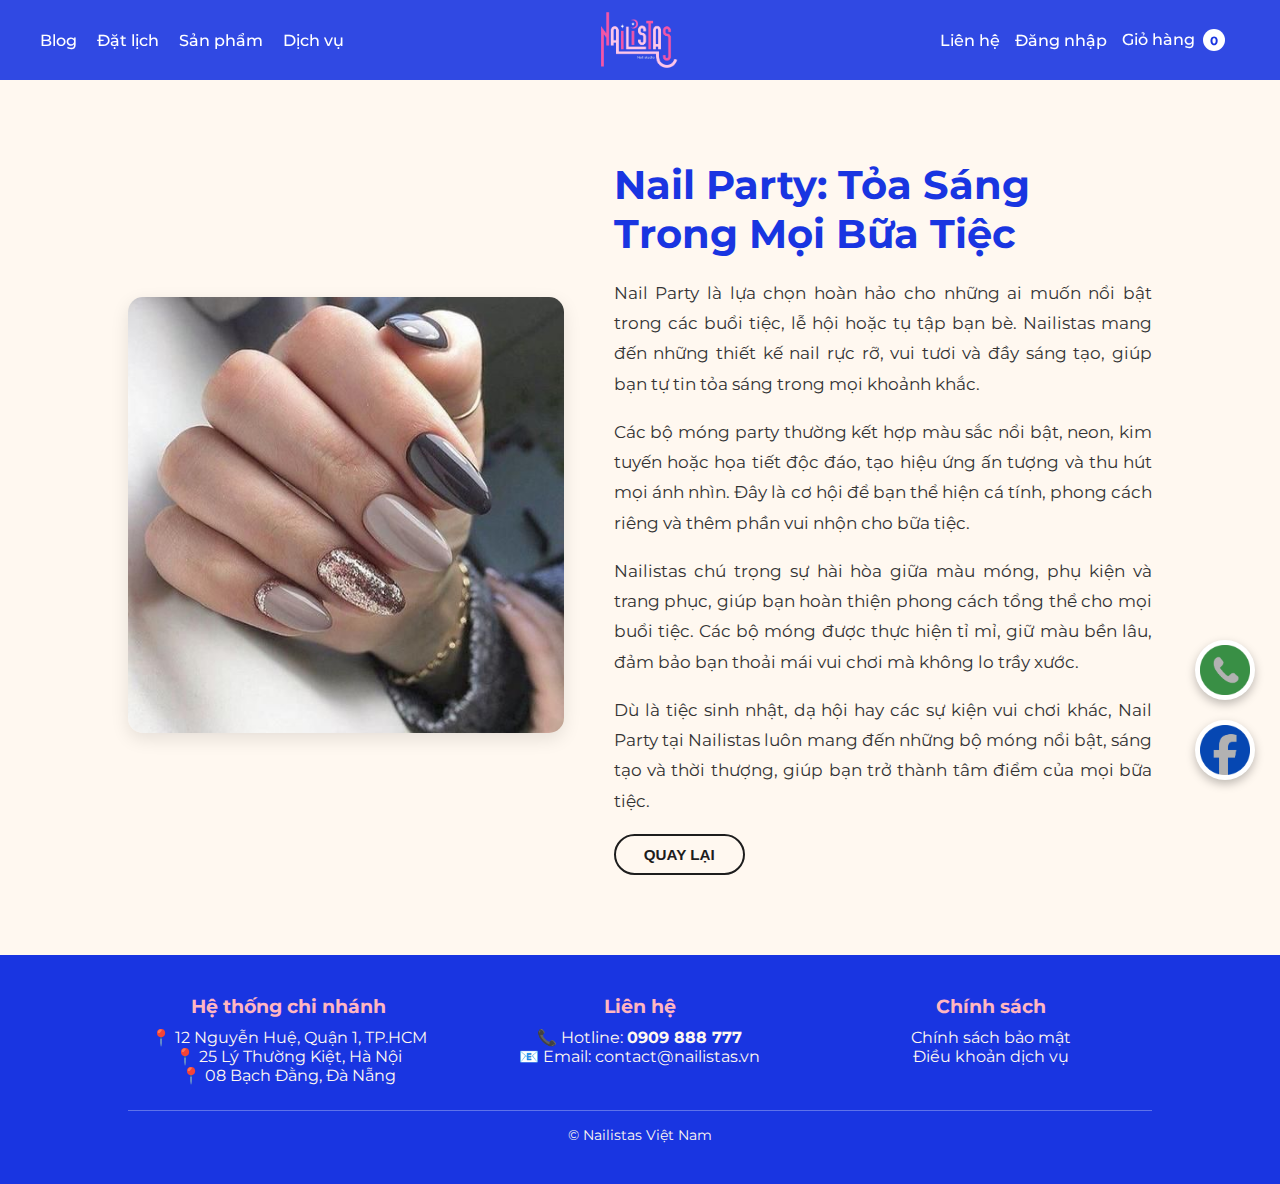
<file: Blog/article17.html>
<!DOCTYPE html>
<html lang="vi">
<head>
  <meta charset="UTF-8" />
  <meta name="viewport" content="width=device-width, initial-scale=1.0" />
  <title>Câu chuyện thương hiệu - Nailistas</title>
  <link href="https://fonts.googleapis.com/css2?family=Montserrat:wght@400;600&display=swap" rel="stylesheet" />
  <link rel="stylesheet" href="articalmain.css" />
  <script src="../Login/auth.js" defer></script>

</head>
<body>

  <!-- Transition Overlay -->
  <div id="transition-overlay">
    <img src="../images/nail logo-01.png" alt="Nailistas Logo">
  </div>

  <!-- Header -->
  <header>
    <div class="nav-left">
      <a href="../Blog/Blog.html" data-transition>Blog</a>
      <a href="../Booking/Booking.html" data-transition>Đặt lịch</a>
      <a href="../Product/html/Product.html" data-transition>Sản phẩm</a>
      <a href="../Service/service.html" data-transition>Dịch vụ</a>
    </div>
  
    <div class="logo-center">
      <img src="../images/nail logo-01.png" alt="Logo Nailistas" onclick="goHome()">
    </div>
  
    <div class="nav-right">
      <a href="../contact/contact.html" data-transition>Liên hệ</a>
      <a href="../Login/login.html" data-transition>Đăng nhập</a>
      <a href="#" id="cart-link">Giỏ hàng <span id="cart-count" class="badge">0</span></a>
      <a href="#" data-auth="logout" style="display: none;">Đăng xuất</a>
      <a href="../Personal/personal.html" data-transition class="account-link">
        <div class="account-avatar" style="display:none;"></div>
      </a>
      
    </div>
      
    </div>
  </header>


  <!-- Story Content -->
  <section class="story-container">
    <div class="story-images">
      <img src="../images/partynail.jpeg" alt="Nail Party">
    </div>
    <div class="story-text">
      <h1>Nail Party: Tỏa Sáng Trong Mọi Bữa Tiệc</h1>
      <p>
        Nail Party là lựa chọn hoàn hảo cho những ai muốn nổi bật trong các buổi tiệc, lễ hội hoặc tụ tập bạn bè. Nailistas mang đến những thiết kế nail rực rỡ, vui tươi và đầy sáng tạo, giúp bạn tự tin tỏa sáng trong mọi khoảnh khắc.
      </p>
      <p>
        Các bộ móng party thường kết hợp màu sắc nổi bật, neon, kim tuyến hoặc họa tiết độc đáo, tạo hiệu ứng ấn tượng và thu hút mọi ánh nhìn. Đây là cơ hội để bạn thể hiện cá tính, phong cách riêng và thêm phần vui nhộn cho bữa tiệc.
      </p>
      <p>
        Nailistas chú trọng sự hài hòa giữa màu móng, phụ kiện và trang phục, giúp bạn hoàn thiện phong cách tổng thể cho mọi buổi tiệc. Các bộ móng được thực hiện tỉ mỉ, giữ màu bền lâu, đảm bảo bạn thoải mái vui chơi mà không lo trầy xước.
      </p>
      <p>
        Dù là tiệc sinh nhật, dạ hội hay các sự kiện vui chơi khác, Nail Party tại Nailistas luôn mang đến những bộ móng nổi bật, sáng tạo và thời thượng, giúp bạn trở thành tâm điểm của mọi bữa tiệc.
      </p>
      <button class="back-btn" onclick="goBack()">QUAY LẠI</button>
    </div>
  </section>
  
  <!-- Footer -->
  <footer>
    <div class="footer-container">
      <div class="footer-section">
        <h3>Hệ thống chi nhánh</h3>
        <p>📍 12 Nguyễn Huệ, Quận 1, TP.HCM</p>
        <p>📍 25 Lý Thường Kiệt, Hà Nội</p>
        <p>📍 08 Bạch Đằng, Đà Nẵng</p>
      </div>
      <div class="footer-section">
        <h3>Liên hệ</h3>
        <p>📞 Hotline: <strong>0909 888 777</strong></p>
        <p>📧 Email: <a href="mailto:contact@nailistas.vn">contact@nailistas.vn</a></p>
      </div>
      <div class="footer-section">
        <h3>Chính sách</h3>
        <p><a href="#">Chính sách bảo mật</a></p>
        <p><a href="#">Điều khoản dịch vụ</a></p>
      </div>
    </div>
    <p class="footer-bottom">&copy; Nailistas Việt Nam</p>
  </footer>

  <!-- 🔵 Nút Facebook cố định -->
  <a href="https://www.facebook.com/share/1K7fcAhSu3/?mibextid=wwXIfr" 
    target="_blank" 
    class="facebook-fixed">
    <img src="../images/fb.png" alt="Facebook Logo">
  </a>
  <!-- 🔵 Nút gọi điện thoại cố định -->
  <a href="tel:+84366549188" class="phone-fixed">
    <img src="../images/phone.webp" alt="Phone Icon">
  </a>

  <script src="articalmain.js"></script>
  <!-- Overlay + Cart Drawer (template chung) -->
  <div id="overlay"></div>

  <div id="cart-popup" role="dialog" aria-modal="true" aria-labelledby="cartTitle">
    <button class="close-btn" aria-label="Đóng">×</button>
    <h3 id="cartTitle">Giỏ hàng (<span id="cart-count-title">0</span>)</h3>
  
    <div class="cart-content" id="cart-content" aria-live="polite"></div>
  
    <div class="checkout-container">
      <div class="checkout-text">
        Tạm tính:
        <span id="cart-total-amount">0 VND</span>
      </div>
      <button class="checkout-btn" id="checkout-btn">Thanh toán</button>
    </div>
  </div>
</body>
</html>
</file>
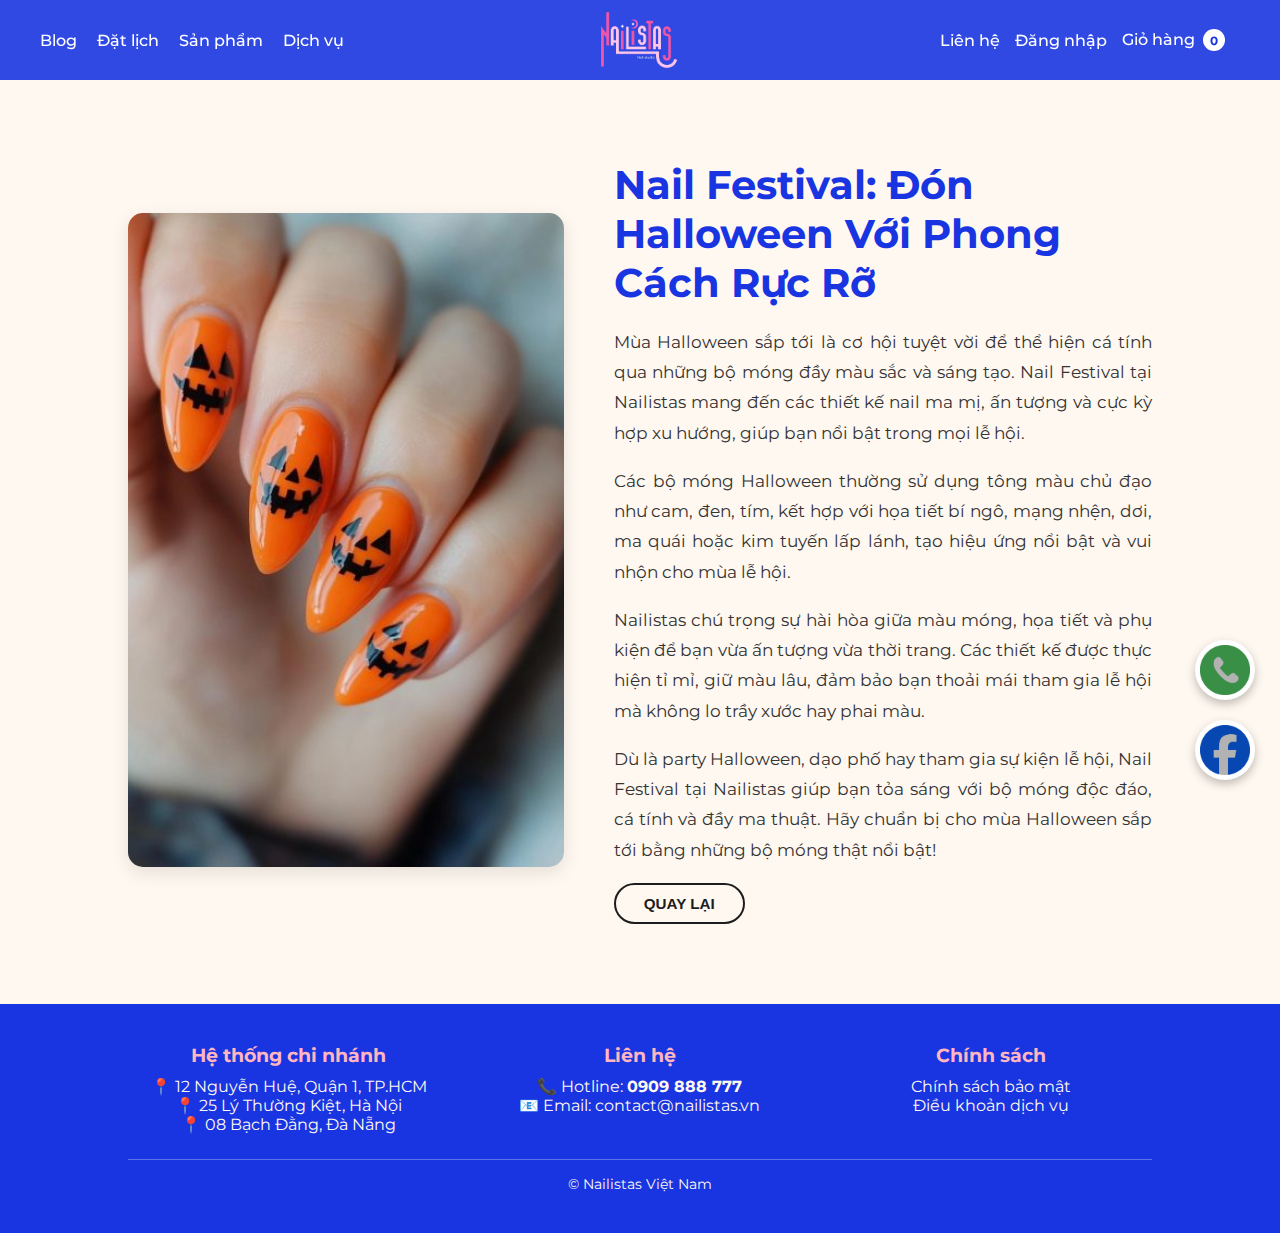
<file: Blog/article18.html>
<!DOCTYPE html>
<html lang="vi">
<head>
  <meta charset="UTF-8" />
  <meta name="viewport" content="width=device-width, initial-scale=1.0" />
  <title>Câu chuyện thương hiệu - Nailistas</title>
  <link href="https://fonts.googleapis.com/css2?family=Montserrat:wght@400;600&display=swap" rel="stylesheet" />
  <link rel="stylesheet" href="articalmain.css" />
  <script src="../Login/auth.js" defer></script>

</head>
<body>

  <!-- Transition Overlay -->
  <div id="transition-overlay">
    <img src="../images/nail logo-01.png" alt="Nailistas Logo">
  </div>

  <!-- Header -->
  <header>
    <div class="nav-left">
      <a href="../Blog/Blog.html" data-transition>Blog</a>
      <a href="../Booking/Booking.html" data-transition>Đặt lịch</a>
      <a href="../Product/html/Product.html" data-transition>Sản phẩm</a>
      <a href="../Service/service.html" data-transition>Dịch vụ</a>
    </div>
  
    <div class="logo-center">
      <img src="../images/nail logo-01.png" alt="Logo Nailistas" onclick="goHome()">
    </div>
  
    <div class="nav-right">
      <a href="../contact/contact.html" data-transition>Liên hệ</a>
      <a href="../Login/login.html" data-transition>Đăng nhập</a>
      <a href="#" id="cart-link">Giỏ hàng <span id="cart-count" class="badge">0</span></a>
      <a href="#" data-auth="logout" style="display: none;">Đăng xuất</a>
      <a href="../Personal/personal.html" data-transition class="account-link">
        <div class="account-avatar" style="display:none;"></div>
      </a>
      
    </div>
      
    </div>
  </header>

  </header>

  <!-- Story Content -->
  <section class="story-container">
    <div class="story-images">
      <img src="../images/festival.jpeg" alt="Nail Festival Halloween">
    </div>
    <div class="story-text">
      <h1>Nail Festival: Đón Halloween Với Phong Cách Rực Rỡ</h1>
      <p>
        Mùa Halloween sắp tới là cơ hội tuyệt vời để thể hiện cá tính qua những bộ móng đầy màu sắc và sáng tạo. Nail Festival tại Nailistas mang đến các thiết kế nail ma mị, ấn tượng và cực kỳ hợp xu hướng, giúp bạn nổi bật trong mọi lễ hội.
      </p>
      <p>
        Các bộ móng Halloween thường sử dụng tông màu chủ đạo như cam, đen, tím, kết hợp với họa tiết bí ngô, mạng nhện, dơi, ma quái hoặc kim tuyến lấp lánh, tạo hiệu ứng nổi bật và vui nhộn cho mùa lễ hội.
      </p>
      <p>
        Nailistas chú trọng sự hài hòa giữa màu móng, họa tiết và phụ kiện để bạn vừa ấn tượng vừa thời trang. Các thiết kế được thực hiện tỉ mỉ, giữ màu lâu, đảm bảo bạn thoải mái tham gia lễ hội mà không lo trầy xước hay phai màu.
      </p>
      <p>
        Dù là party Halloween, dạo phố hay tham gia sự kiện lễ hội, Nail Festival tại Nailistas giúp bạn tỏa sáng với bộ móng độc đáo, cá tính và đầy ma thuật. Hãy chuẩn bị cho mùa Halloween sắp tới bằng những bộ móng thật nổi bật!
      </p>
      <button class="back-btn" onclick="goBack()">QUAY LẠI</button>
    </div>
  </section>
  
  
  <!-- Footer -->
  <footer>
    <div class="footer-container">
      <div class="footer-section">
        <h3>Hệ thống chi nhánh</h3>
        <p>📍 12 Nguyễn Huệ, Quận 1, TP.HCM</p>
        <p>📍 25 Lý Thường Kiệt, Hà Nội</p>
        <p>📍 08 Bạch Đằng, Đà Nẵng</p>
      </div>
      <div class="footer-section">
        <h3>Liên hệ</h3>
        <p>📞 Hotline: <strong>0909 888 777</strong></p>
        <p>📧 Email: <a href="mailto:contact@nailistas.vn">contact@nailistas.vn</a></p>
      </div>
      <div class="footer-section">
        <h3>Chính sách</h3>
        <p><a href="#">Chính sách bảo mật</a></p>
        <p><a href="#">Điều khoản dịch vụ</a></p>
      </div>
    </div>
    <p class="footer-bottom">&copy; Nailistas Việt Nam</p>
  </footer>


  <!-- 🔵 Nút Facebook cố định -->
  <a href="https://www.facebook.com/share/1K7fcAhSu3/?mibextid=wwXIfr" 
    target="_blank" 
    class="facebook-fixed">
    <img src="../images/fb.png" alt="Facebook Logo">
  </a>
  <!-- 🔵 Nút gọi điện thoại cố định -->
  <a href="tel:+84366549188" class="phone-fixed">
    <img src="../images/phone.webp" alt="Phone Icon">
  </a>

  <script src="articalmain.js"></script>
  <!-- Overlay + Cart Drawer (template chung) -->
  <div id="overlay"></div>

  <div id="cart-popup" role="dialog" aria-modal="true" aria-labelledby="cartTitle">
    <button class="close-btn" aria-label="Đóng">×</button>
    <h3 id="cartTitle">Giỏ hàng (<span id="cart-count-title">0</span>)</h3>
  
    <div class="cart-content" id="cart-content" aria-live="polite"></div>
  
    <div class="checkout-container">
      <div class="checkout-text">
        Tạm tính:
        <span id="cart-total-amount">0 VND</span>
      </div>
      <button class="checkout-btn" id="checkout-btn">Thanh toán</button>
    </div>
  </div>
</body>
</html>
</file>
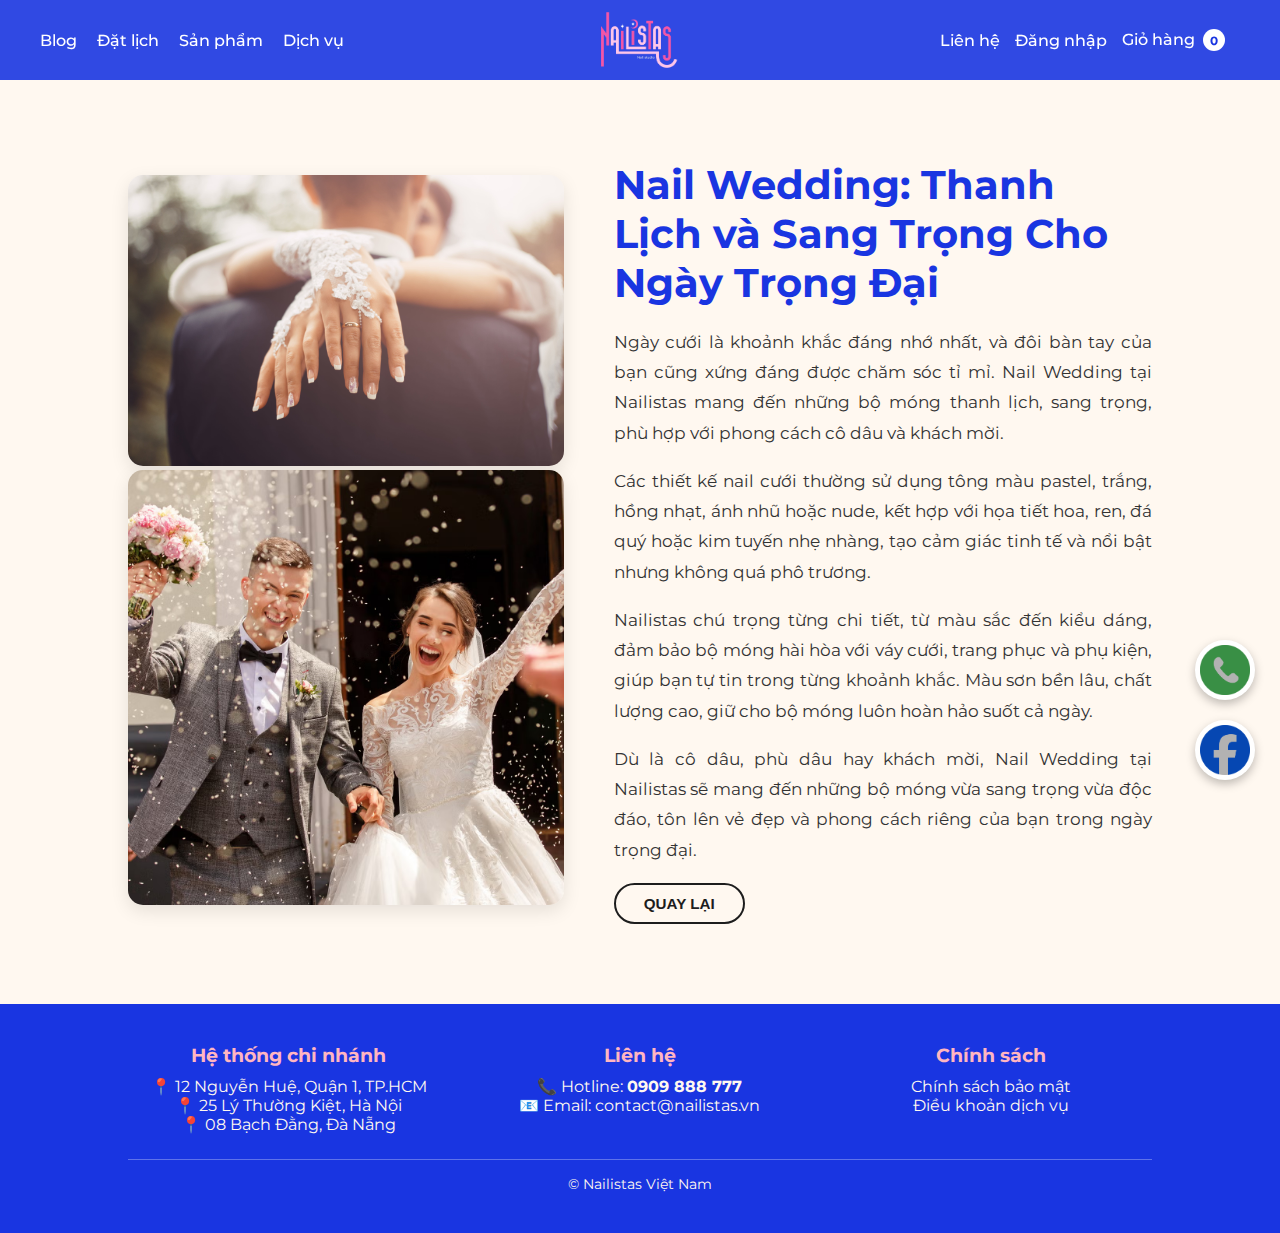
<file: Blog/article19.html>
<!DOCTYPE html>
<html lang="vi">
<head>
  <meta charset="UTF-8" />
  <meta name="viewport" content="width=device-width, initial-scale=1.0" />
  <title>Câu chuyện thương hiệu - Nailistas</title>
  <link href="https://fonts.googleapis.com/css2?family=Montserrat:wght@400;600&display=swap" rel="stylesheet" />
  <link rel="stylesheet" href="articalmain.css" />
  <script src="../Login/auth.js" defer></script>
  
</head>
<body>

  <!-- Transition Overlay -->
  <div id="transition-overlay">
    <img src="../images/nail logo-01.png" alt="Nailistas Logo">
  </div>

  <!-- Header -->
  <header>
    <div class="nav-left">
      <a href="../Blog/Blog.html" data-transition>Blog</a>
      <a href="../Booking/Booking.html" data-transition>Đặt lịch</a>
      <a href="../Product/html/Product.html" data-transition>Sản phẩm</a>
      <a href="../Service/service.html" data-transition>Dịch vụ</a>
    </div>
  
    <div class="logo-center">
      <img src="../images/nail logo-01.png" alt="Logo Nailistas" onclick="goHome()">
    </div>
  
    <div class="nav-right">
      <a href="../contact/contact.html" data-transition>Liên hệ</a>
      <a href="../Login/login.html" data-transition>Đăng nhập</a>
      <a href="#" id="cart-link">Giỏ hàng <span id="cart-count" class="badge">0</span></a>
      <a href="#" data-auth="logout" style="display: none;">Đăng xuất</a>
      <a href="../Personal/personal.html" data-transition class="account-link">
        <div class="account-avatar" style="display:none;"></div>
      </a>
      
    </div>
      
    </div>
  </header>


  <!-- Story Content -->
  <section class="story-container">
    <div class="story-images">
      <img src="../images/wedding.jpeg" alt="Nail Wedding">
      <img src="../images/wedding2.avif" alt="Nail Wedding">
    </div>
    <div class="story-text">
      <h1>Nail Wedding: Thanh Lịch và Sang Trọng Cho Ngày Trọng Đại</h1>
      <p>
        Ngày cưới là khoảnh khắc đáng nhớ nhất, và đôi bàn tay của bạn cũng xứng đáng được chăm sóc tỉ mỉ. Nail Wedding tại Nailistas mang đến những bộ móng thanh lịch, sang trọng, phù hợp với phong cách cô dâu và khách mời.
      </p>
      <p>
        Các thiết kế nail cưới thường sử dụng tông màu pastel, trắng, hồng nhạt, ánh nhũ hoặc nude, kết hợp với họa tiết hoa, ren, đá quý hoặc kim tuyến nhẹ nhàng, tạo cảm giác tinh tế và nổi bật nhưng không quá phô trương.
      </p>
      <p>
        Nailistas chú trọng từng chi tiết, từ màu sắc đến kiểu dáng, đảm bảo bộ móng hài hòa với váy cưới, trang phục và phụ kiện, giúp bạn tự tin trong từng khoảnh khắc. Màu sơn bền lâu, chất lượng cao, giữ cho bộ móng luôn hoàn hảo suốt cả ngày.
      </p>
      <p>
        Dù là cô dâu, phù dâu hay khách mời, Nail Wedding tại Nailistas sẽ mang đến những bộ móng vừa sang trọng vừa độc đáo, tôn lên vẻ đẹp và phong cách riêng của bạn trong ngày trọng đại.
      </p>
      <button class="back-btn" onclick="goBack()">QUAY LẠI</button>
    </div>
  </section>

  <!-- Footer -->
  <footer>
    <div class="footer-container">
      <div class="footer-section">
        <h3>Hệ thống chi nhánh</h3>
        <p>📍 12 Nguyễn Huệ, Quận 1, TP.HCM</p>
        <p>📍 25 Lý Thường Kiệt, Hà Nội</p>
        <p>📍 08 Bạch Đằng, Đà Nẵng</p>
      </div>
      <div class="footer-section">
        <h3>Liên hệ</h3>
        <p>📞 Hotline: <strong>0909 888 777</strong></p>
        <p>📧 Email: <a href="mailto:contact@nailistas.vn">contact@nailistas.vn</a></p>
      </div>
      <div class="footer-section">
        <h3>Chính sách</h3>
        <p><a href="#">Chính sách bảo mật</a></p>
        <p><a href="#">Điều khoản dịch vụ</a></p>
      </div>
    </div>
    <p class="footer-bottom">&copy; Nailistas Việt Nam</p>
  </footer>

  <!-- 🔵 Nút Facebook cố định -->
  <a href="https://www.facebook.com/share/1K7fcAhSu3/?mibextid=wwXIfr" 
    target="_blank" 
    class="facebook-fixed">
    <img src="../images/fb.png" alt="Facebook Logo">
  </a>
  <!-- 🔵 Nút gọi điện thoại cố định -->
  <a href="tel:+84366549188" class="phone-fixed">
    <img src="../images/phone.webp" alt="Phone Icon">
  </a>
  <script src="articalmain.js"></script>
  <!-- Overlay + Cart Drawer (template chung) -->
  <div id="overlay"></div>

  <div id="cart-popup" role="dialog" aria-modal="true" aria-labelledby="cartTitle">
    <button class="close-btn" aria-label="Đóng">×</button>
    <h3 id="cartTitle">Giỏ hàng (<span id="cart-count-title">0</span>)</h3>
  
    <div class="cart-content" id="cart-content" aria-live="polite"></div>
  
    <div class="checkout-container">
      <div class="checkout-text">
        Tạm tính:
        <span id="cart-total-amount">0 VND</span>
      </div>
      <button class="checkout-btn" id="checkout-btn">Thanh toán</button>
    </div>
  </div>
</body>
</html>
</file>
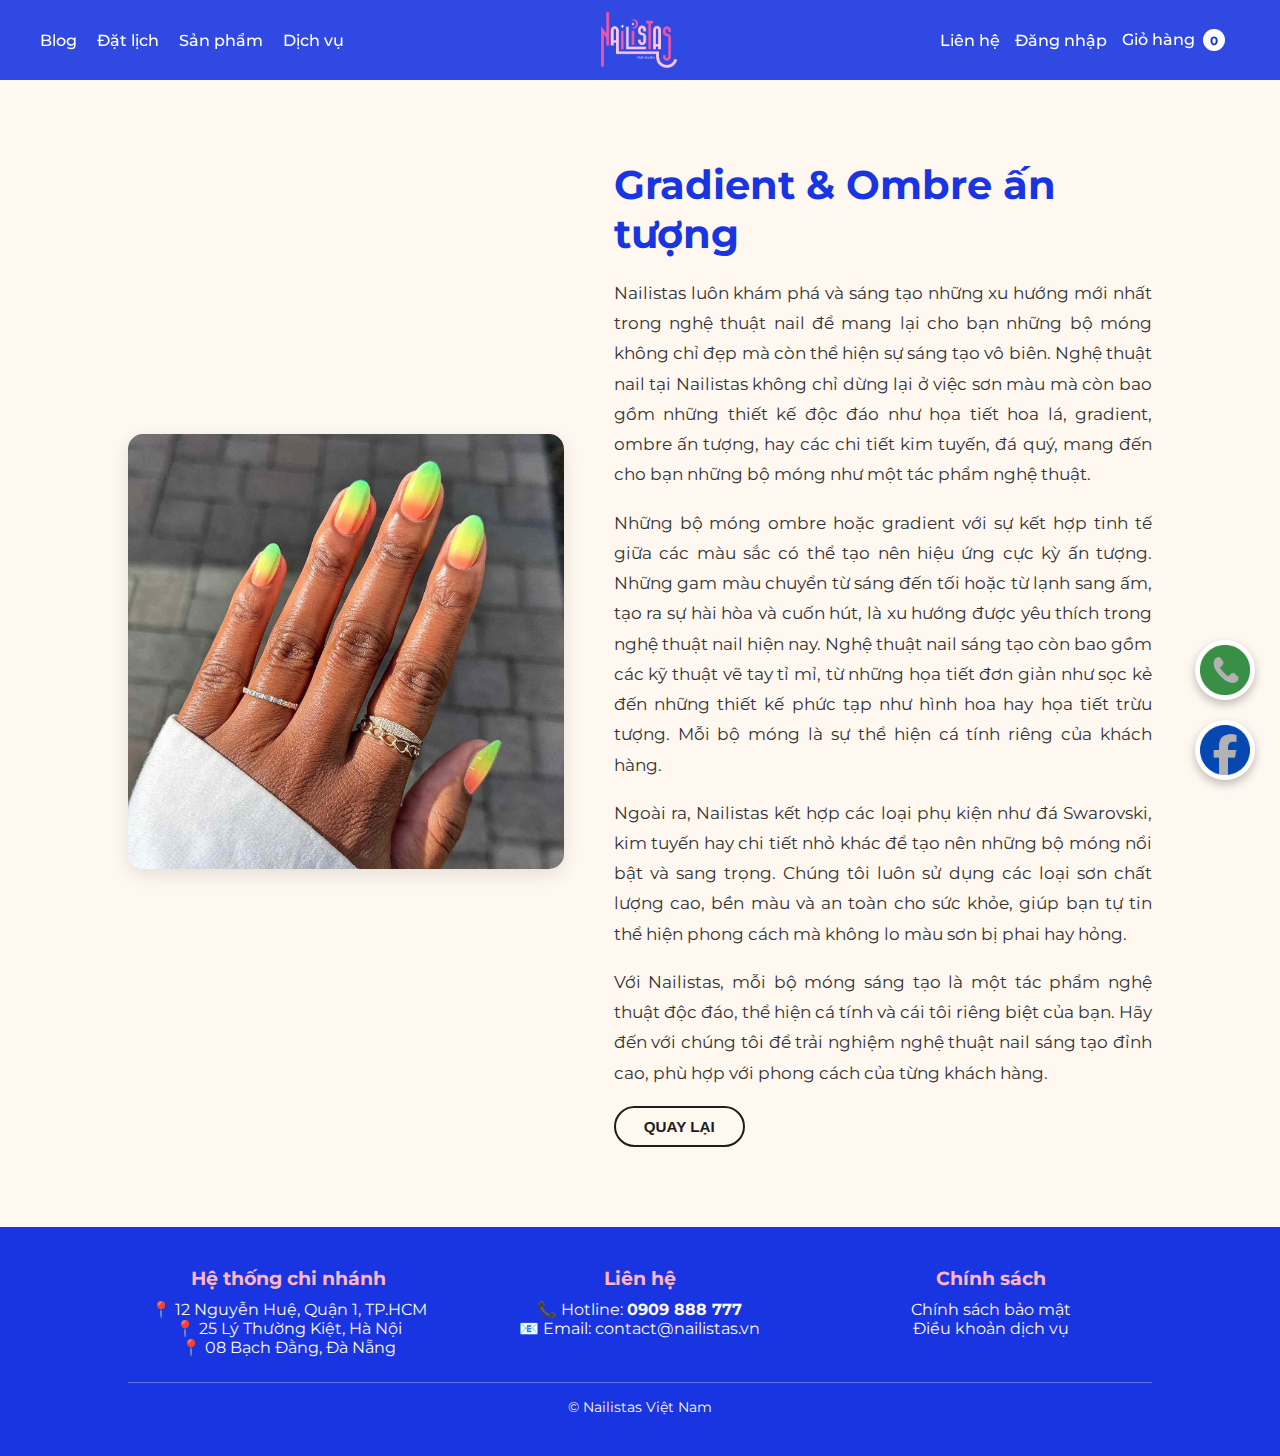
<file: Blog/article8.html>
<!DOCTYPE html>
<html lang="vi">
<head>
  <meta charset="UTF-8" />
  <meta name="viewport" content="width=device-width, initial-scale=1.0" />
  <title>Câu chuyện thương hiệu - Nailistas</title>
  <link href="https://fonts.googleapis.com/css2?family=Montserrat:wght@400;600&display=swap" rel="stylesheet" />
  <link rel="stylesheet" href="articalmain.css" />
  <script src="../Login/auth.js" defer></script>
</head>
<body>

  <!-- Transition Overlay -->
  <div id="transition-overlay">
    <img src="../images/nail logo-01.png" alt="Nailistas Logo">
  </div>

  <!-- Header -->
  <header>
    <div class="nav-left">
      <a href="../Blog/Blog.html" data-transition>Blog</a>
      <a href="../Booking/Booking.html" data-transition>Đặt lịch</a>
      <a href="../Product/html/Product.html" data-transition>Sản phẩm</a>
      <a href="../Service/service.html" data-transition>Dịch vụ</a>
    </div>
  
    <div class="logo-center">
      <img src="../images/nail logo-01.png" alt="Logo Nailistas" onclick="goHome()">
    </div>
  
    <div class="nav-right">
      <a href="../contact/contact.html" data-transition>Liên hệ</a>
      <a href="../Login/login.html" data-transition>Đăng nhập</a>
      <a href="#" id="cart-link">Giỏ hàng <span id="cart-count" class="badge">0</span></a>
      <a href="#" data-auth="logout" style="display: none;">Đăng xuất</a>
      <a href="../Personal/personal.html" data-transition class="account-link">
        <div class="account-avatar" style="display:none;"></div>
      </a>
      
    </div>
      
    </div>
  </header>


  <!-- Story Content -->
<section class="story-container">
  <div class="story-images">
    <img src="../images/ombre.jpeg" alt="">
  </div>
  <div class="story-text">
    <h1>Gradient & Ombre ấn tượng</h1>
    <p>
      Nailistas luôn khám phá và sáng tạo những xu hướng mới nhất trong nghệ thuật nail để mang lại cho bạn những bộ móng không chỉ đẹp mà còn thể hiện sự sáng tạo vô biên. Nghệ thuật nail tại Nailistas không chỉ dừng lại ở việc sơn màu mà còn bao gồm những thiết kế độc đáo như họa tiết hoa lá, gradient, ombre ấn tượng, hay các chi tiết kim tuyến, đá quý, mang đến cho bạn những bộ móng như một tác phẩm nghệ thuật.
    </p>
    <p>
      Những bộ móng ombre hoặc gradient với sự kết hợp tinh tế giữa các màu sắc có thể tạo nên hiệu ứng cực kỳ ấn tượng. Những gam màu chuyển từ sáng đến tối hoặc từ lạnh sang ấm, tạo ra sự hài hòa và cuốn hút, là xu hướng được yêu thích trong nghệ thuật nail hiện nay. Nghệ thuật nail sáng tạo còn bao gồm các kỹ thuật vẽ tay tỉ mỉ, từ những họa tiết đơn giản như sọc kẻ đến những thiết kế phức tạp như hình hoa hay họa tiết trừu tượng. Mỗi bộ móng là sự thể hiện cá tính riêng của khách hàng.
    </p>
    <p>
      Ngoài ra, Nailistas kết hợp các loại phụ kiện như đá Swarovski, kim tuyến hay chi tiết nhỏ khác để tạo nên những bộ móng nổi bật và sang trọng. Chúng tôi luôn sử dụng các loại sơn chất lượng cao, bền màu và an toàn cho sức khỏe, giúp bạn tự tin thể hiện phong cách mà không lo màu sơn bị phai hay hỏng.
    </p>
    <p>
      Với Nailistas, mỗi bộ móng sáng tạo là một tác phẩm nghệ thuật độc đáo, thể hiện cá tính và cái tôi riêng biệt của bạn. Hãy đến với chúng tôi để trải nghiệm nghệ thuật nail sáng tạo đỉnh cao, phù hợp với phong cách của từng khách hàng.
    </p>
    <button class="back-btn" onclick="goBack()">QUAY LẠI</button>
  </div>
</section>

  <!-- Footer -->
  <footer>
    <div class="footer-container">
      <div class="footer-section">
        <h3>Hệ thống chi nhánh</h3>
        <p>📍 12 Nguyễn Huệ, Quận 1, TP.HCM</p>
        <p>📍 25 Lý Thường Kiệt, Hà Nội</p>
        <p>📍 08 Bạch Đằng, Đà Nẵng</p>
      </div>
      <div class="footer-section">
        <h3>Liên hệ</h3>
        <p>📞 Hotline: <strong>0909 888 777</strong></p>
        <p>📧 Email: <a href="mailto:contact@nailistas.vn">contact@nailistas.vn</a></p>
      </div>
      <div class="footer-section">
        <h3>Chính sách</h3>
        <p><a href="#">Chính sách bảo mật</a></p>
        <p><a href="#">Điều khoản dịch vụ</a></p>
      </div>
    </div>
    <p class="footer-bottom">&copy; Nailistas Việt Nam</p>
  </footer>

  <!-- 🔵 Nút Facebook cố định -->
  <a href="https://www.facebook.com/share/1K7fcAhSu3/?mibextid=wwXIfr" 
    target="_blank" 
    class="facebook-fixed">
    <img src="../images/fb.png" alt="Facebook Logo">
  </a>
  <!-- 🔵 Nút gọi điện thoại cố định -->
  <a href="tel:+84366549188" class="phone-fixed">
    <img src="../images/phone.webp" alt="Phone Icon">
  </a>

  <script src="articalmain.js"></script>
  <!-- Overlay + Cart Drawer (template chung) -->
  <div id="overlay"></div>

  <div id="cart-popup" role="dialog" aria-modal="true" aria-labelledby="cartTitle">
    <button class="close-btn" aria-label="Đóng">×</button>
    <h3 id="cartTitle">Giỏ hàng (<span id="cart-count-title">0</span>)</h3>
  
    <div class="cart-content" id="cart-content" aria-live="polite"></div>
  
    <div class="checkout-container">
      <div class="checkout-text">
        Tạm tính:
        <span id="cart-total-amount">0 VND</span>
      </div>
      <button class="checkout-btn" id="checkout-btn">Thanh toán</button>
    </div>
  </div>
</body>
</html>
</file>
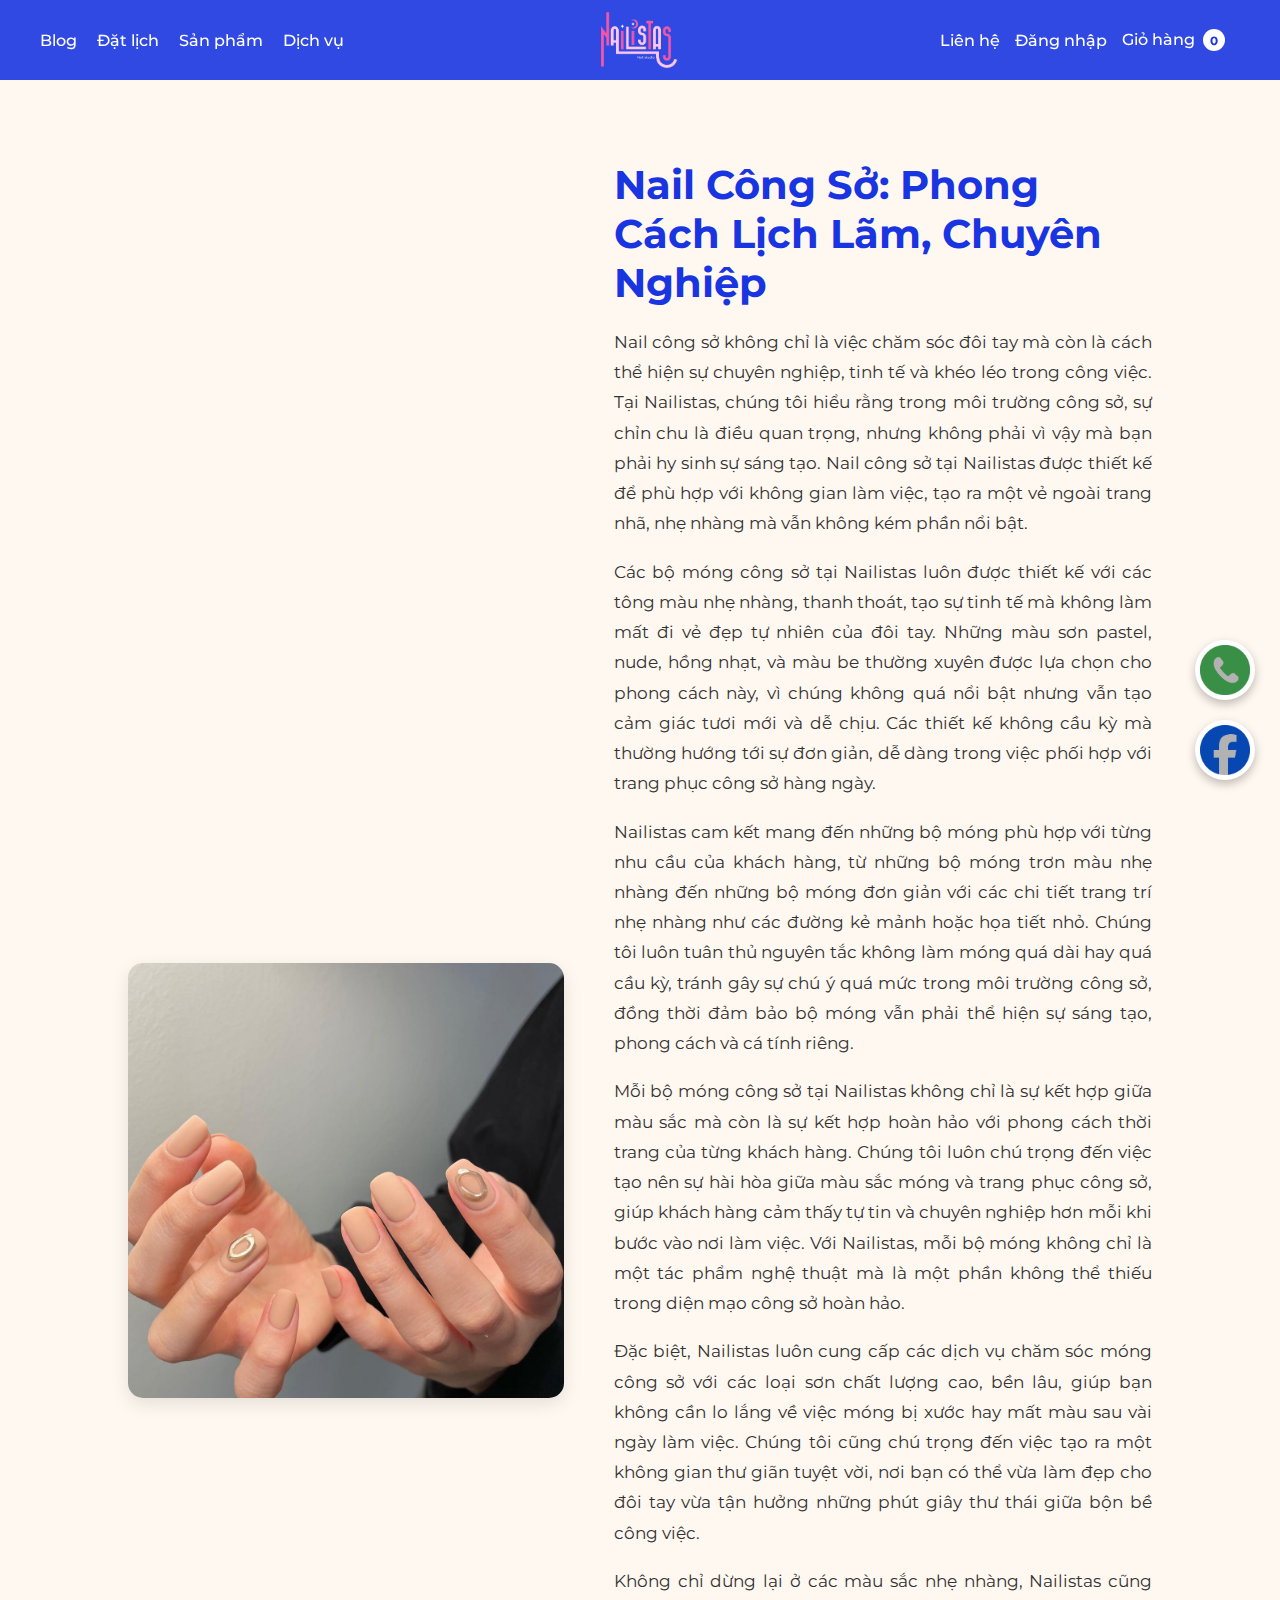
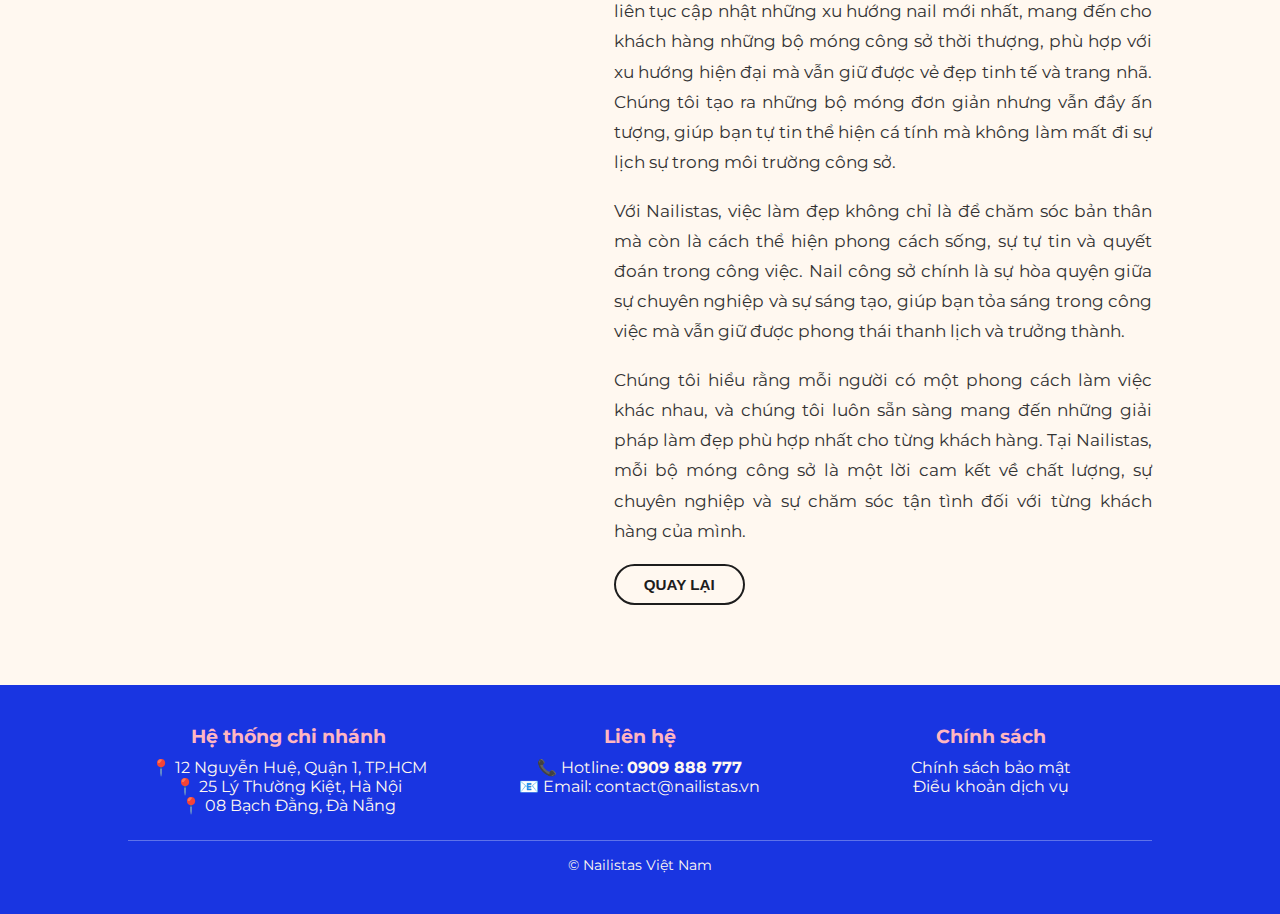
<file: Blog/article9.html>
<!DOCTYPE html>
<html lang="vi">
<head>
  <meta charset="UTF-8" />
  <meta name="viewport" content="width=device-width, initial-scale=1.0" />
  <title>Câu chuyện thương hiệu - Nailistas</title>
  <link href="https://fonts.googleapis.com/css2?family=Montserrat:wght@400;600&display=swap" rel="stylesheet" />
  <link rel="stylesheet" href="articalmain.css" />
  <script src="../Login/auth.js" defer></script>
</head>
<body>

  <!-- Transition Overlay -->
  <div id="transition-overlay">
    <img src="../images/nail logo-01.png" alt="Nailistas Logo">
  </div>

  <!-- Header -->
  <header>
    <div class="nav-left">
      <a href="../Blog/Blog.html" data-transition>Blog</a>
      <a href="../Booking/Booking.html" data-transition>Đặt lịch</a>
      <a href="../Product/html/Product.html" data-transition>Sản phẩm</a>
      <a href="../Service/service.html" data-transition>Dịch vụ</a>
    </div>
  
    <div class="logo-center">
      <img src="../images/nail logo-01.png" alt="Logo Nailistas" onclick="goHome()">
    </div>
  
    <div class="nav-right">
      <a href="../contact/contact.html" data-transition>Liên hệ</a>
      <a href="../Login/login.html" data-transition>Đăng nhập</a>
      <a href="#" id="cart-link">Giỏ hàng <span id="cart-count" class="badge">0</span></a>
      <a href="#" data-auth="logout" style="display: none;">Đăng xuất</a>
      <a href="../Personal/personal.html" data-transition class="account-link">
        <div class="account-avatar" style="display:none;"></div>
      </a>
      
    </div>
      
    </div>
  </header>


  <!-- Story Content -->
  <section class="story-container">
    <div class="story-images">
      <img src="../images/article9.webp" alt="Nail Công Sở">
    </div>
    <div class="story-text">
      <h1>Nail Công Sở: Phong Cách Lịch Lãm, Chuyên Nghiệp</h1>
      <p>
        Nail công sở không chỉ là việc chăm sóc đôi tay mà còn là cách thể hiện sự chuyên nghiệp, tinh tế và khéo léo trong công việc. Tại Nailistas, chúng tôi hiểu rằng trong môi trường công sở, sự chỉn chu là điều quan trọng, nhưng không phải vì vậy mà bạn phải hy sinh sự sáng tạo. Nail công sở tại Nailistas được thiết kế để phù hợp với không gian làm việc, tạo ra một vẻ ngoài trang nhã, nhẹ nhàng mà vẫn không kém phần nổi bật.
      </p>
      <p>
        Các bộ móng công sở tại Nailistas luôn được thiết kế với các tông màu nhẹ nhàng, thanh thoát, tạo sự tinh tế mà không làm mất đi vẻ đẹp tự nhiên của đôi tay. Những màu sơn pastel, nude, hồng nhạt, và màu be thường xuyên được lựa chọn cho phong cách này, vì chúng không quá nổi bật nhưng vẫn tạo cảm giác tươi mới và dễ chịu. Các thiết kế không cầu kỳ mà thường hướng tới sự đơn giản, dễ dàng trong việc phối hợp với trang phục công sở hàng ngày.
      </p>
      <p>
        Nailistas cam kết mang đến những bộ móng phù hợp với từng nhu cầu của khách hàng, từ những bộ móng trơn màu nhẹ nhàng đến những bộ móng đơn giản với các chi tiết trang trí nhẹ nhàng như các đường kẻ mảnh hoặc họa tiết nhỏ. Chúng tôi luôn tuân thủ nguyên tắc không làm móng quá dài hay quá cầu kỳ, tránh gây sự chú ý quá mức trong môi trường công sở, đồng thời đảm bảo bộ móng vẫn phải thể hiện sự sáng tạo, phong cách và cá tính riêng.
      </p>
      <p>
        Mỗi bộ móng công sở tại Nailistas không chỉ là sự kết hợp giữa màu sắc mà còn là sự kết hợp hoàn hảo với phong cách thời trang của từng khách hàng. Chúng tôi luôn chú trọng đến việc tạo nên sự hài hòa giữa màu sắc móng và trang phục công sở, giúp khách hàng cảm thấy tự tin và chuyên nghiệp hơn mỗi khi bước vào nơi làm việc. Với Nailistas, mỗi bộ móng không chỉ là một tác phẩm nghệ thuật mà là một phần không thể thiếu trong diện mạo công sở hoàn hảo.
      </p>
      <p>
        Đặc biệt, Nailistas luôn cung cấp các dịch vụ chăm sóc móng công sở với các loại sơn chất lượng cao, bền lâu, giúp bạn không cần lo lắng về việc móng bị xước hay mất màu sau vài ngày làm việc. Chúng tôi cũng chú trọng đến việc tạo ra một không gian thư giãn tuyệt vời, nơi bạn có thể vừa làm đẹp cho đôi tay vừa tận hưởng những phút giây thư thái giữa bộn bề công việc.
      </p>
      <p>
        Không chỉ dừng lại ở các màu sắc nhẹ nhàng, Nailistas cũng liên tục cập nhật những xu hướng nail mới nhất, mang đến cho khách hàng những bộ móng công sở thời thượng, phù hợp với xu hướng hiện đại mà vẫn giữ được vẻ đẹp tinh tế và trang nhã. Chúng tôi tạo ra những bộ móng đơn giản nhưng vẫn đầy ấn tượng, giúp bạn tự tin thể hiện cá tính mà không làm mất đi sự lịch sự trong môi trường công sở.
      </p>
      <p>
        Với Nailistas, việc làm đẹp không chỉ là để chăm sóc bản thân mà còn là cách thể hiện phong cách sống, sự tự tin và quyết đoán trong công việc. Nail công sở chính là sự hòa quyện giữa sự chuyên nghiệp và sự sáng tạo, giúp bạn tỏa sáng trong công việc mà vẫn giữ được phong thái thanh lịch và trưởng thành.
      </p>
      <p>
        Chúng tôi hiểu rằng mỗi người có một phong cách làm việc khác nhau, và chúng tôi luôn sẵn sàng mang đến những giải pháp làm đẹp phù hợp nhất cho từng khách hàng. Tại Nailistas, mỗi bộ móng công sở là một lời cam kết về chất lượng, sự chuyên nghiệp và sự chăm sóc tận tình đối với từng khách hàng của mình.
      </p>
      <button class="back-btn" onclick="goBack()">QUAY LẠI</button>
    </div>
</section>


  <!-- Footer -->
  <footer>
    <div class="footer-container">
      <div class="footer-section">
        <h3>Hệ thống chi nhánh</h3>
        <p>📍 12 Nguyễn Huệ, Quận 1, TP.HCM</p>
        <p>📍 25 Lý Thường Kiệt, Hà Nội</p>
        <p>📍 08 Bạch Đằng, Đà Nẵng</p>
      </div>
      <div class="footer-section">
        <h3>Liên hệ</h3>
        <p>📞 Hotline: <strong>0909 888 777</strong></p>
        <p>📧 Email: <a href="mailto:contact@nailistas.vn">contact@nailistas.vn</a></p>
      </div>
      <div class="footer-section">
        <h3>Chính sách</h3>
        <p><a href="#">Chính sách bảo mật</a></p>
        <p><a href="#">Điều khoản dịch vụ</a></p>
      </div>
    </div>
    <p class="footer-bottom">&copy; Nailistas Việt Nam</p>
  </footer>

    <!-- 🔵 Nút Facebook cố định -->
    <a href="https://www.facebook.com/share/1K7fcAhSu3/?mibextid=wwXIfr" 
    target="_blank" 
    class="facebook-fixed">
    <img src="../images/fb.png" alt="Facebook Logo">
  </a>
  <!-- 🔵 Nút gọi điện thoại cố định -->
  <a href="tel:+84366549188" class="phone-fixed">
    <img src="../images/phone.webp" alt="Phone Icon">
  </a>

  <script src="articalmain.js"></script>
  <!-- Overlay + Cart Drawer (template chung) -->
  <div id="overlay"></div>

  <div id="cart-popup" role="dialog" aria-modal="true" aria-labelledby="cartTitle">
    <button class="close-btn" aria-label="Đóng">×</button>
    <h3 id="cartTitle">Giỏ hàng (<span id="cart-count-title">0</span>)</h3>
  
    <div class="cart-content" id="cart-content" aria-live="polite"></div>
  
    <div class="checkout-container">
      <div class="checkout-text">
        Tạm tính:
        <span id="cart-total-amount">0 VND</span>
      </div>
      <button class="checkout-btn" id="checkout-btn">Thanh toán</button>
    </div>
  </div>
</body>
</html>
</file>
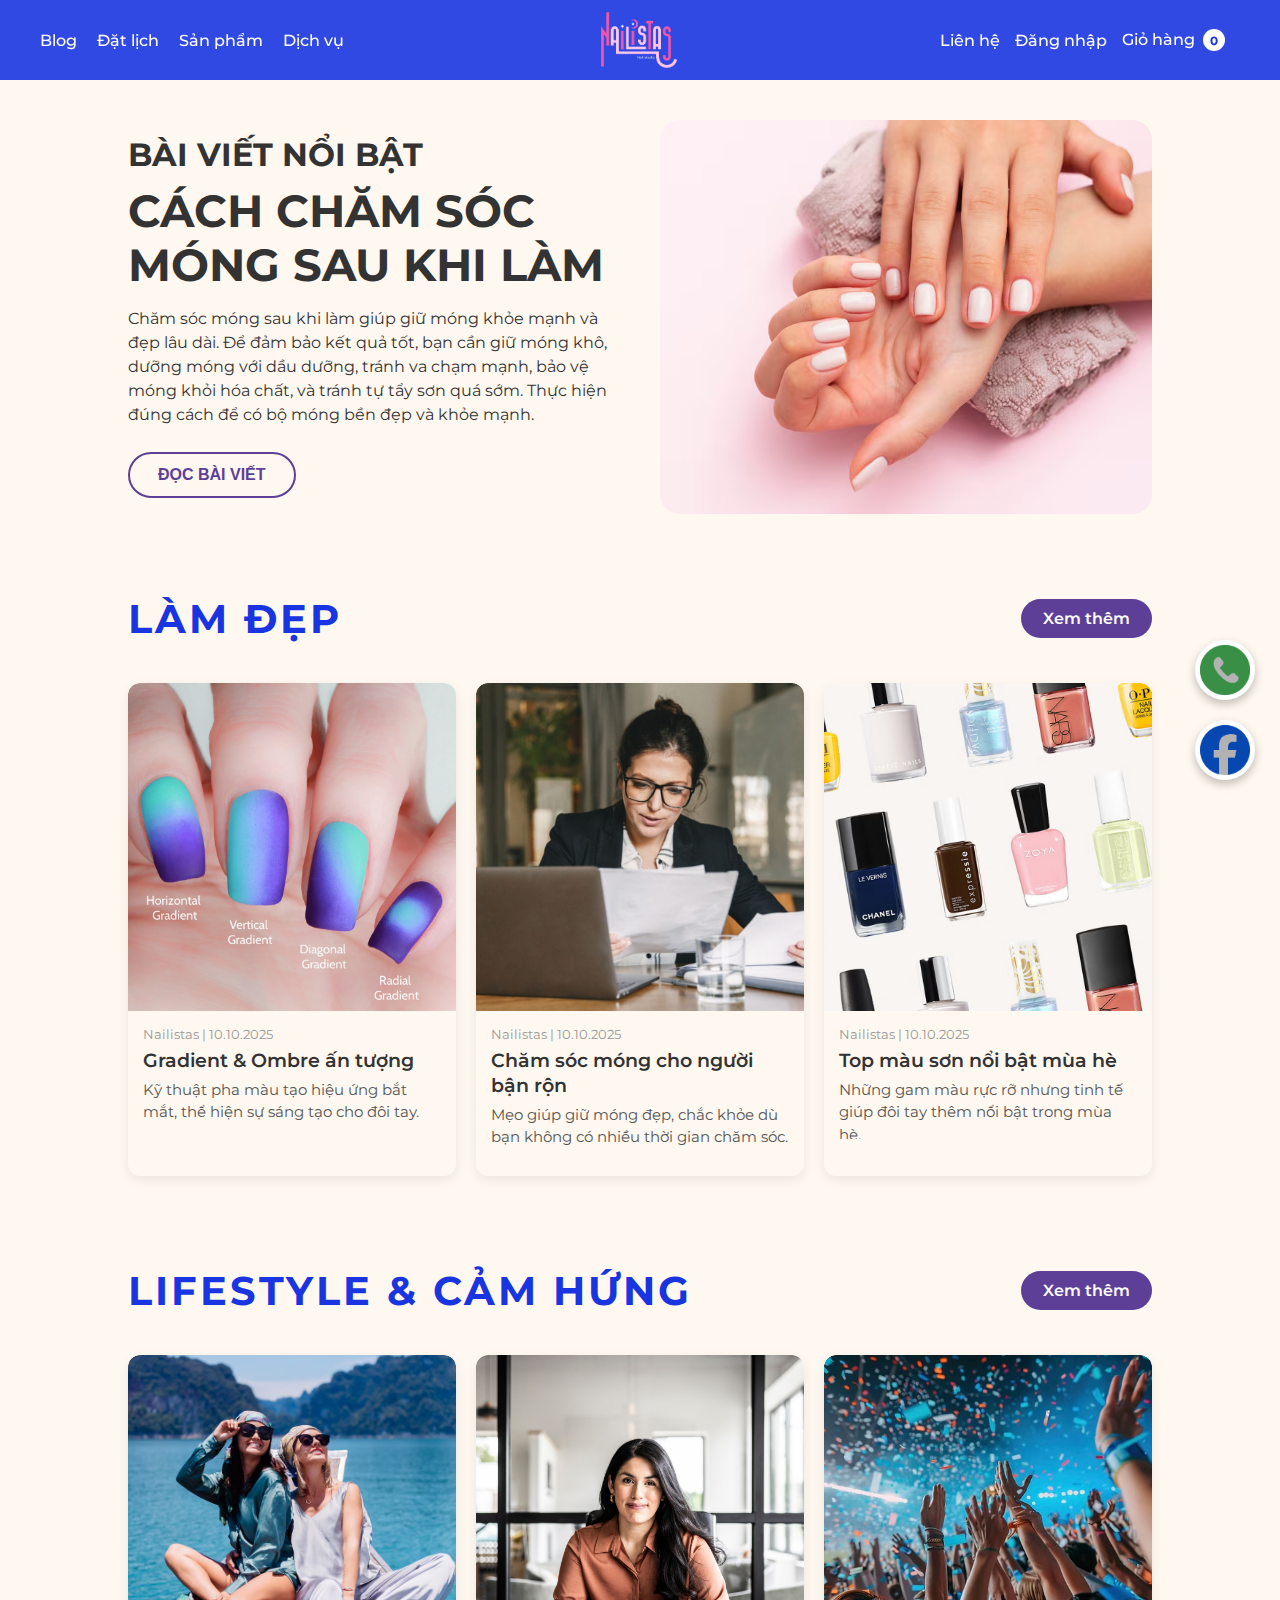
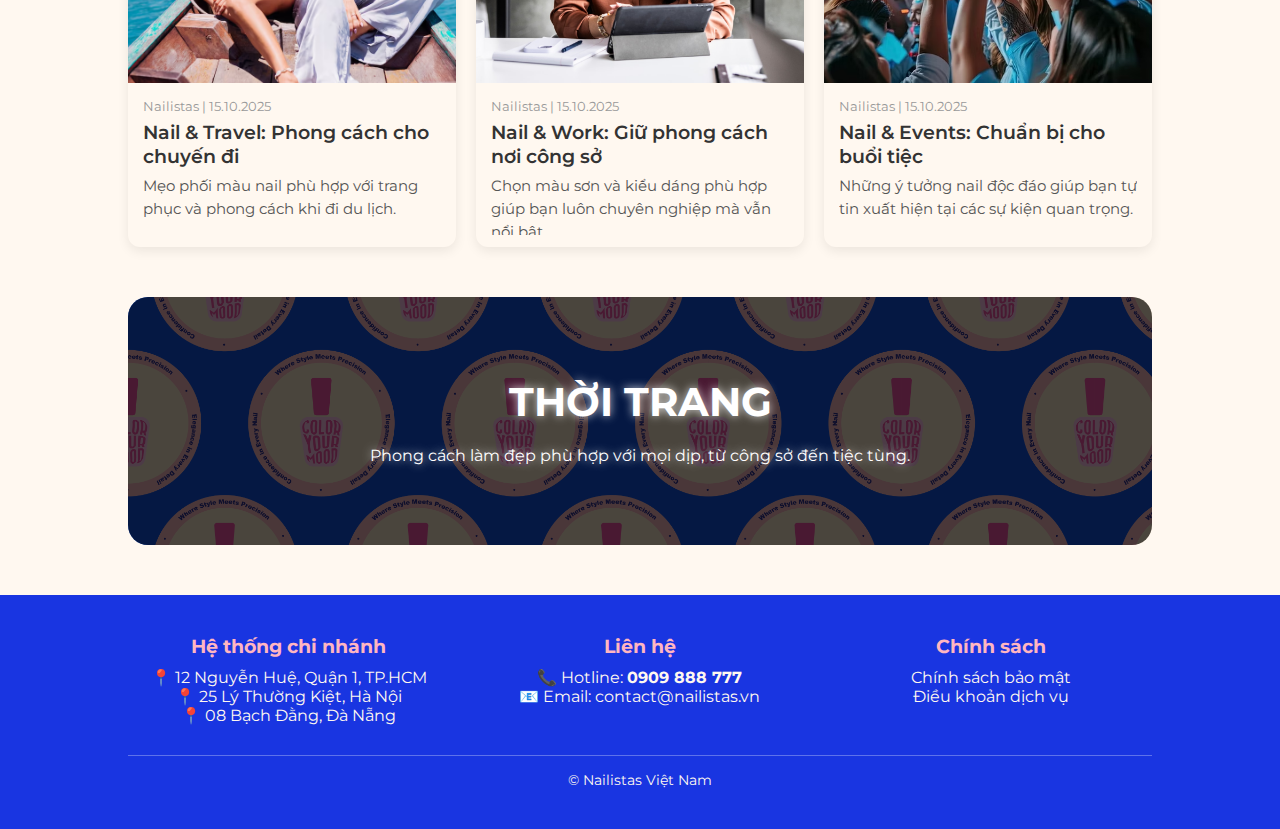
<file: Blog/Blog.html>
<!DOCTYPE html>
<html lang="vi">
<head>
  <meta charset="UTF-8" />
  <meta name="viewport" content="width=device-width, initial-scale=1.0" />
  <title>Blog - Nailistas</title>
  <link href="https://fonts.googleapis.com/css2?family=Montserrat:wght@400;600&display=swap" rel="stylesheet" />
  <link rel="stylesheet" href="blog.css" />
  <script src="../Login/auth.js" defer></script>
</head>
<body>

  <!-- Transition Overlay -->
  <div id="transition-overlay" style="display:none;">
    <img src="../images/nail logo-01.png" alt="Nailistas Logo">
  </div>

  <!-- Header -->
  <header>
    <div class="nav-left">
      <a href="../Blog/Blog.html" data-transition>Blog</a>
      <a href="../Booking/Booking.html" data-transition>Đặt lịch</a>
      <a href="../Product/html/Product.html" data-transition>Sản phẩm</a>
      <a href="../Service/service.html" data-transition>Dịch vụ</a>
    </div>
  
    <div class="logo-center">
      <img src="../images/nail logo-01.png" alt="Logo Nailistas" onclick="goHome()">
    </div>
  
    <div class="nav-right">
      <a href="../contact/contact.html" data-transition>Liên hệ</a>
      <a href="../Login/login.html" data-transition>Đăng nhập</a>
      <a href="#" id="cart-link">Giỏ hàng <span id="cart-count" class="badge">0</span></a>
      <a href="#" data-auth="logout" style="display: none;">Đăng xuất</a>
      <a href="../Personal/personal.html" data-transition class="account-link">
        <div class="account-avatar" style="display:none;"></div>
      </a>
      
    </div>
      
    </div>
  </header>


  <!-- Story Section -->
  <section class="story-container">
    <div class="story-text">
      <h1>BÀI VIẾT NỔI BẬT</h1>
      <h2>CÁCH CHĂM SÓC MÓNG SAU KHI LÀM</h2>
      <p class="story-desc">
        Chăm sóc móng sau khi làm giúp giữ móng khỏe mạnh và đẹp lâu dài. 
        Để đảm bảo kết quả tốt, bạn cần giữ móng khô, dưỡng móng với dầu dưỡng, tránh va chạm mạnh, bảo vệ móng khỏi hóa chất, và tránh tự tẩy sơn quá sớm. 
        Thực hiện đúng cách để có bộ móng bền đẹp và khỏe mạnh.
      </p>
      <button class="read-more-btn" data-link="takecarenail_blog.html">ĐỌC BÀI VIẾT</button>
    </div>
    <div class="story-images">
      <div class="image-hills">
        <img src="../images/nailtow.jpeg" alt="Cocoon tại Nhật Bản" />
      </div>
    </div>
  </section>

  <!-- Articles Header -->
  <div class="articles-header">
    <h1>LÀM ĐẸP</h1>
    <a href="../Blog/lamdepmore.html" class="see-more-btn">Xem thêm</a>
  </div>

  <!-- Additional Articles Section -->
  <section class="additional-articles">
    <div class="article-card">
      <a href="article8.html" class="post-link">
        <div class="article-img"><img src="../images/gradient-nails.png" alt="Tiêu đề bài 8"></div>
        <div class="article-text">
          <div class="article-date">Nailistas | 10.10.2025</div>
          <h2>Gradient & Ombre ấn tượng</h2>
          <p>Kỹ thuật pha màu tạo hiệu ứng bắt mắt, thể hiện sự sáng tạo cho đôi tay.</p>
        </div>
      </a>
    </div>
    <div class="article-card">
      <a href="article9.html" class="post-link">
        <div class="article-img"><img src="../images/busy.jpeg" alt="Tiêu đề bài 9"></div>
        <div class="article-text">
          <div class="article-date">Nailistas | 10.10.2025</div>
          <h2>Chăm sóc móng cho người bận rộn</h2>
          <p>Mẹo giúp giữ móng đẹp, chắc khỏe dù bạn không có nhiều thời gian chăm sóc.</p>
        </div>
      </a>
    </div>
    <div class="article-card">
      <a href="article10.html" class="post-link">
        <div class="article-img"><img src="../images/summer-nails.avif" alt="Tiêu đề bài 10"></div>
        <div class="article-text">
          <div class="article-date">Nailistas | 10.10.2025</div>
          <h2>Top màu sơn nổi bật mùa hè</h2>
          <p>Những gam màu rực rỡ nhưng tinh tế giúp đôi tay thêm nổi bật trong mùa hè.</p>
        </div>
      </a>
    </div>
  </section>

  <!-- Articles Header: Lifestyle -->
<div class="articles-header">
  <h1>LIFESTYLE & CẢM HỨNG</h1>
  <a href="../Blog/lifestylemore.html" class="see-more-btn">Xem thêm</a>
</div>

<!-- Additional Articles Section: Lifestyle -->
<section class="additional-articles">
  <div class="article-card">
    <a href="article11.html" class="post-link">
      <div class="article-img">
        <img src="../images/travel.jpeg" alt="Nail & Travel">
      </div>
      <div class="article-text">
        <div class="article-date">Nailistas | 15.10.2025</div>
        <h2>Nail & Travel: Phong cách cho chuyến đi</h2>
        <p>Mẹo phối màu nail phù hợp với trang phục và phong cách khi đi du lịch.</p>
      </div>
    </a>
  </div>

  <div class="article-card">
    <a href="article12.html" class="post-link">
      <div class="article-img">
        <img src="../images/work.jpeg" alt="Nail & Work">
      </div>
      <div class="article-text">
        <div class="article-date">Nailistas | 15.10.2025</div>
        <h2>Nail & Work: Giữ phong cách nơi công sở</h2>
        <p>Chọn màu sơn và kiểu dáng phù hợp giúp bạn luôn chuyên nghiệp mà vẫn nổi bật.</p>
      </div>
    </a>
  </div>

  <div class="article-card">
    <a href="article13.html" class="post-link">
      <div class="article-img">
        <img src="../images/event.avif" alt="Nail & Events">
      </div>
      <div class="article-text">
        <div class="article-date">Nailistas | 15.10.2025</div>
        <h2>Nail & Events: Chuẩn bị cho buổi tiệc</h2>
        <p>Những ý tưởng nail độc đáo giúp bạn tự tin xuất hiện tại các sự kiện quan trọng.</p>
      </div>
    </a>
  </div>
</section>

  <!-- Fashion Section -->
  <section class="fashion-section">
    <h2>THỜI TRANG</h2>
    <p>Phong cách làm đẹp phù hợp với mọi dịp, từ công sở đến tiệc tùng.</p>
  </section>


  <!-- Footer -->
  <footer>
    <div class="footer-container">
      <div class="footer-section">
        <h3>Hệ thống chi nhánh</h3>
        <p>📍 12 Nguyễn Huệ, Quận 1, TP.HCM</p>
        <p>📍 25 Lý Thường Kiệt, Hà Nội</p>
        <p>📍 08 Bạch Đằng, Đà Nẵng</p>
      </div>
      <div class="footer-section">
        <h3>Liên hệ</h3>
        <p>📞 Hotline: <strong>0909 888 777</strong></p>
        <p>📧 Email: <a href="mailto:contact@nailistas.vn">contact@nailistas.vn</a></p>
      </div>
      <div class="footer-section">
        <h3>Chính sách</h3>
        <p><a href="#">Chính sách bảo mật</a></p>
        <p><a href="#">Điều khoản dịch vụ</a></p>
      </div>
    </div>
    <p class="footer-bottom">&copy; Nailistas Việt Nam</p>
  </footer>

    <!-- 🔵 Nút Facebook cố định -->
    <a href="https://www.facebook.com/share/1K7fcAhSu3/?mibextid=wwXIfr" 
    target="_blank" 
    class="facebook-fixed">
    <img src="../images/fb.png" alt="Facebook Logo">
  </a>
  <!-- 🔵 Nút gọi điện thoại cố định -->
  <a href="tel:+84366549188" class="phone-fixed">
    <img src="../images/phone.webp" alt="Phone Icon">
  </a>
    <script src="blog.js"></script>
  <!-- Overlay + Cart Drawer (template chung) -->
<div id="overlay"></div>

<div id="cart-popup" role="dialog" aria-modal="true" aria-labelledby="cartTitle">
  <button class="close-btn" aria-label="Đóng">×</button>
  <h3 id="cartTitle">Giỏ hàng (<span id="cart-count-title">0</span>)</h3>

  <div class="cart-content" id="cart-content" aria-live="polite"></div>

  <div class="checkout-container">
    <div class="checkout-text">
      Tạm tính:
      <span id="cart-total-amount">0 VND</span>
    </div>
    <button class="checkout-btn" id="checkout-btn">Thanh toán</button>
  </div>
</div>
</body>
</html>
</file>
<file: Blog/articalmain.css>
* { box-sizing: border-box; scroll-behavior: smooth; margin: 0; padding: 0; }
body {
  font-family: 'Montserrat', sans-serif;
  background-color: #fff8f0;
  color: #333;
  opacity: 0;
  transition: opacity 0.8s ease-in-out;
}
body.fade-in { opacity: 1; }

/*HEADER*/
/* ---- Header ---- */
header {
  position: sticky;
  top: 0;
  z-index: 10;
  background-color: rgba(25, 53, 225, 0.9);
  height: 80px;
  display: flex;
  align-items: center;
  justify-content: space-between;
  padding: 0 40px;
}

/* Bên trái */
.nav-left {
  display: flex;
  gap: 20px;
}

/* Bên phải */
.nav-right {
  display: flex;
  gap: 20px;
}

/* Logo ở giữa */
.logo-center {
  position: absolute;
  left: 50%;
  transform: translateX(-50%);
  display: flex;
  align-items: center;
  justify-content: center;
}

.logo-center img {
  height: 60px;
  cursor: pointer;
  transition: transform 0.4s ease;
}

/* Hover chỉ scale, không di chuyển */
.logo-center img:hover {
  transform: scale(1.1);
}

/* Hiệu ứng hover cho link trong header */
header a {
  position: relative;
  color: #fff;
  text-decoration: none;
  font-weight: 500;
  font-size: 1rem;
  transition: color 0.3s ease;
}

/* Tạo gạch chân ẩn ban đầu */
header a::after {
  content: "";
  position: absolute;
  bottom: -4px;
  left: 50%;
  transform: translateX(-50%) scaleX(0);
  transform-origin: center;
  width: 100%;
  height: 2px;
  background-color: #ffffff; /* Hồng nhạt cho đẹp */
  transition: transform 0.3s ease;
}

/* Khi hover: đổi màu chữ và cho gạch chân trượt ra */
header a:hover {
  color: #ffffff;
}

header a:hover::after {
  transform: translateX(-50%) scaleX(1);
}
/*HEADER*/

/* ---- Story section ---- */
.story-container {
  padding: 80px 10%;
  display: flex;
  gap: 50px;
  flex-wrap: wrap;
  align-items: center;
  justify-content: center;
  animation: fadeUp 1.2s ease;
}
@keyframes fadeUp {
  0% { opacity: 0; transform: translateY(40px); }
  100% { opacity: 1; transform: translateY(0); }
}
.story-text { flex: 1 1 50%; }
.story-text h1 { font-size: 2.5rem; color: #1935E1; margin-bottom: 20px; }
.story-text p { line-height: 1.8; font-size: 1.05rem; margin-bottom: 18px; text-align: justify; }
.story-images { flex: 1 1 40%; }
.story-images img { width: 100%; border-radius: 15px; object-fit: cover; box-shadow: 0 6px 18px rgba(0,0,0,0.1); }

/* ---- Button quay lại ---- */
.back-btn {
  background: transparent;
  border: 2px solid #1d1d1d;
  color: #1d1d1d;
  border-radius: 50px;
  padding: 10px 28px;
  font-size: 0.95rem;
  font-weight: 600;
  cursor: pointer;
  transition: all 0.3s ease;
}
.back-btn:hover {
  background: #1d1d1d;
  color: #fff;
  transform: translateY(-2px);
}

/* ---- Footer ---- */
footer {
  background-color: #1935E1;
  color: #fff8f0;
  padding: 40px 10%;
  text-align: center;
  animation: fadeInFooter 1s ease 0.5s both;
}
@keyframes fadeInFooter {
  from { opacity: 0; transform: translateY(20px); }
  to { opacity: 1; transform: translateY(0); }
}
.footer-container {
  display: flex;
  justify-content: space-between;
  flex-wrap: wrap;
  gap: 30px;
  text-align: center;
  margin-bottom: 25px;
}
.footer-section { flex: 1 1 250px; }
.footer-section h3 { color: #ffb6c1; margin-bottom: 10px; }
.footer-section a { color: #fff8f0; text-decoration: none; }
.footer-section a:hover { opacity: 0.8; }
.footer-bottom { border-top: 1px solid rgba(255,255,255,0.3); padding-top: 15px; font-size: 0.9rem; }

/* ---- Transition Overlay ---- */
#transition-overlay {
  position: fixed;
  top: 0; left: 0;
  width: 100%; height: 100%;
  background-color: #1935E1;
  display: none;
  align-items: center;
  justify-content: center;
  z-index: 9999;
  transition: opacity 0.8s ease;
}
#transition-overlay img {
  width: 400px;
  animation: pulse 1.2s infinite alternate;
}
@keyframes pulse {
  from { transform: scale(1); opacity: 1; }
  to { transform: scale(1.15); opacity: 0.8; }
}

/* Responsive */
@media (max-width: 768px) {
  .story-container { flex-direction: column; padding: 50px 5%; }
  .story-images, .story-text { flex: 1 1 100%; }
  .logo-right img { height: 40px; }
  .nav-left { gap: 15px; }
}


    /* --- Nút Facebook cố định --- */
    .facebook-fixed {
      position: fixed;
      bottom: 120px;
      right: 25px;
      z-index: 1000;
      display: flex;
      align-items: center;
      justify-content: center;
      background: white;
      border-radius: 50%;
      width: 60px;
      height: 60px;
      box-shadow: 0 4px 10px rgba(0, 0, 0, 0.25);
      transition: all 0.3s ease;
    }

    .facebook-fixed img {
      width: 50px;
      height: 50px;
      filter: brightness(0.7);
      transition: all 0.3s ease;
    }

    .facebook-fixed:hover {
      transform: scale(1.1);
      box-shadow: 0 6px 15px rgba(0, 51, 255, 0.5);
    }

    .facebook-fixed:hover img {
      filter: brightness(1.2);
    }

   /* --- Nút phone cố định --- */
.phone-fixed {
  position: fixed;
  bottom: 200px;
  right: 25px;
  z-index: 1000;  /* Nút Facebook */
  display: flex;
  align-items: center;
  justify-content: center;
  background: white;
  border-radius: 50%;
  width: 60px;
  height: 60px;
  box-shadow: 0 4px 10px rgba(0, 0, 0, 0.25);
  transition: all 0.3s ease;
  overflow: hidden; 
}

.phone-fixed img {
  width: 50px;
  height: 50px;
  filter: brightness(0.7);
  transition: all 0.3s ease;
}

.phone-fixed:hover {
  transform: scale(1.1);
  box-shadow: 0 6px 15px rgba(0, 51, 255, 0.5);
}

.phone-fixed:hover img {
  filter: brightness(1.2);
}
/*CART*/
:root{
  --brand:#1935e1; --danger:#ff4d6d; --header-h:80px;
}

/* --- Badge nhỏ trên header --- */
.badge{
  display:inline-flex; align-items:center; justify-content:center;
  min-width:22px; height:22px; padding:0 6px; background:#fff; color:var(--brand);
  border-radius:999px; font-size:12px; font-weight:700;
}

/* --- Overlay chung cho cart --- */
#overlay{
  position:fixed; inset:0; background:rgba(0,0,0,.4);
  opacity:0; visibility:hidden; transition:opacity .25s ease; z-index:1900;
}
#overlay.show{ opacity:1; visibility:visible; }

/* --- Drawer cart bám mép phải, top = header 80px --- */
#cart-popup{
  position:fixed; top:var(--header-h); right:0; bottom:0;
  width:min(680px, calc(100% - 24px));
  background:#fff; border-radius:20px 0 0 20px; border-left:1px solid #eee;
  box-shadow:-12px 0 30px rgba(0,0,0,.18);
  overflow:hidden; z-index:2001;
  transform:translateX(100%); opacity:0;
  transition:transform .28s ease, opacity .28s ease;
}
#cart-popup.open{ transform:translateX(0); opacity:1; }

#cart-popup h3{
  margin:0; padding:16px 24px; text-align:center; color:var(--brand);
  font-size:22px; font-weight:700; background:#fff; border-bottom:1px solid #f0f0f0;
}
#cart-popup .close-btn{
  position:absolute; left:16px; top:14px; background:transparent; border:none;
  color:var(--brand); font-size:22px; cursor:pointer; line-height:1;
}

/* list cao, footer dính đáy */
.cart-content{
  height:calc(100% - 160px); overflow:auto; padding:8px 24px 12px;
}
.cart-item{
  display:grid; grid-template-columns:64px 1fr auto; gap:12px; align-items:center;
  padding:12px 0; border-bottom:1px solid #eee;
}
.cart-item:last-child{ border-bottom:none; }
.cart-item img{
  width:64px; height:64px; border-radius:10px; object-fit:cover; border:1px solid #eee;
}
.cart-item-info h4{ margin:0; font-size:15px; color:#222; }
.bottom-row{ margin-top:6px; display:flex; align-items:center; gap:12px; }
.bottom-row p{ margin-left:auto; color:#222; font-weight:600; }

.quantity-box{
  display:inline-flex; align-items:center; gap:8px; background:#e9eeff;
  padding:6px 8px; border-radius:8px;
}
.qty-btn{
  width:28px; height:28px; border-radius:6px; border:none; cursor:pointer;
  background:var(--brand); color:#fff; font-weight:700;
}
.qty-input{
  width:40px; height:28px; text-align:center; border:none; background:#fff; border-radius:6px; font-weight:700;
}
.remove-btn{
  background:none; border:none; color:var(--brand); cursor:pointer; font-size:18px; line-height:1;
}

/* footer dính đáy */
.checkout-container{
  position:sticky; bottom:0; background:var(--brand); color:#fff;
  padding:18px 24px; display:flex; align-items:center; justify-content:space-between; gap:14px;
  border-top-left-radius:18px;
}
.checkout-text{ font-weight:700; }
.checkout-text span{ display:block; margin-top:8px; font-size:26px; letter-spacing:.3px; }
.checkout-btn {
  padding: 14px 28px;
  background: linear-gradient(135deg, #ff4d6d, #ff7a95);
  color: #fff;
  border: none;
  border-radius: 14px;
  cursor: pointer;
  font-weight: 700;
  font-size: 16px;
  box-shadow: 0 4px 12px rgba(255,77,109,0.5);
  transition: all 0.3s ease;
  position: relative;
  overflow: hidden;
  margin-left: 0; /* không căn giữa nữa */
}

.checkout-btn:hover {
  background: linear-gradient(135deg, #ff7a95, #ff4d6d);
  box-shadow: 0 6px 20px rgba(255,77,109,0.7);
  transform: translateY(-2px);
}

.checkout-btn:active {
  transform: translateY(1px);
  box-shadow: 0 3px 10px rgba(255,77,109,0.5);
}

.checkout-btn::after {
  content: '';
  position: absolute;
  top: 0;
  left: -75%;
  width: 50%;
  height: 100%;
  background: rgba(255,255,255,0.2);
  transform: skewX(-20deg);
  transition: all 0.7s ease;
}

.checkout-btn:hover::after {
  left: 125%;
}
.checkout-btn {
  margin: 0 auto; /* căn giữa nút trong container */
}

@media (max-width:768px){
  #cart-popup{ width:calc(100% - 8px); }
}

/* ===== HEADER STYLES ===== */
header {
  position: sticky;
  top: 0;
  z-index: 10;
  background-color: rgba(25, 53, 225, 0.9);
  height: 80px;
  display: flex;
  align-items: center;
  justify-content: space-between;
  padding: 0 40px;
}

/* Bên trái */
.nav-left {
  display: flex;
  gap: 20px;
  align-items: center;
}

/* Bên phải */
.nav-right {
  display: flex;
  gap: 20px;
  align-items: center;
}

/* Logo ở giữa */
.logo-center {
  position: absolute;
  left: 50%;
  transform: translateX(-50%);
  display: flex;
  align-items: center;
  justify-content: center;
}

.logo-center img {
  height: 60px;
  cursor: pointer;
  transition: transform 0.4s ease;
}

.logo-center img:hover {
  transform: scale(1.1);
}

/* ===== HEADER LINKS ===== */
header a {
  position: relative;
  color: #fff;
  text-decoration: none;
  font-weight: 500;
  font-size: 1rem;
  transition: color 0.3s ease;
}

header a::after {
  content: "";
  position: absolute;
  bottom: -4px;
  left: 50%;
  transform: translateX(-50%) scaleX(0);
  transform-origin: center;
  width: 100%;
  height: 2px;
  background-color: #ffffff;
  transition: transform 0.3s ease;
}

header a:hover {
  color: #ffffff;
}

header a:hover::after {
  transform: translateX(-50%) scaleX(1);
}

/* ===== AVATAR & ACCOUNT ===== */

/* Link bao ngoài avatar và text */
.account-link {
  display: flex;
  align-items: center;
  gap: 8px;
  text-decoration: none !important;
}

/* Không hiệu ứng gạch chân cho account-link */
.account-link::after {
  display: none !important;
}

/* Text "Tài khoản" - mặc định hiện */
.account-text {
  display: inline;
  font-size: 1rem;
  color: #fff;
  font-weight: 500;
  cursor: pointer;
  transition: opacity 0.3s ease;
}

/* Avatar - mặc định ẩn */
.account-avatar {
  display: none; /* Ẩn cho đến khi đăng nhập */
  justify-content: center;
  align-items: center;
  width: 42px;
  height: 42px;
  border-radius: 50%;
  background-color: #fff;
  color: #1935E1;
  font-weight: 700;
  font-size: 18px;
  text-transform: uppercase;
  cursor: pointer;
  flex-shrink: 0;
  transition: all 0.3s ease;
  box-shadow: 0 2px 8px rgba(0, 0, 0, 0.15);
}

.account-avatar:hover {
  transform: scale(1.1);
  box-shadow: 0 4px 12px rgba(255, 255, 255, 0.3);
}

/* Nút đăng xuất - mặc định ẩn */
a[data-auth="logout"] {
  display: none;
  color: #fff;
  font-weight: 500;
  cursor: pointer;
  transition: opacity 0.3s ease;
}

a[data-auth="logout"]:hover {
  opacity: 0.8;
}

/* ===== CART BADGE ===== */
.badge {
  display: inline-flex;
  align-items: center;
  justify-content: center;
  min-width: 22px;
  height: 22px;
  padding: 0 6px;
  background: #fff;
  color: #1935E1;
  border-radius: 999px;
  font-size: 12px;
  font-weight: 700;
  margin-left: 4px;
}

/* ===== RESPONSIVE ===== */
@media (max-width: 768px) {
  header {
    padding: 0 20px;
  }

  .nav-left,
  .nav-right {
    gap: 12px;
  }

  header a {
    font-size: 0.9rem;
  }

  .account-avatar {
    width: 36px;
    height: 36px;
    font-size: 16px;
  }

  .logo-center img {
    height: 50px;
  }
}

@media (max-width: 480px) {
  .nav-left,
  .nav-right {
    gap: 8px;
  }

  header a {
    font-size: 0.85rem;
  }

  .account-text {
    display: none; /* Ẩn text trên mobile, chỉ giữ avatar */
  }
}


/*AVATAR đổi đc*/
.account-avatar {
  width: 40px;
  height: 40px;
  border-radius: 50%;
  background-color: #ccc; /* màu mặc định nếu chưa có ảnh */
  background-size: cover;
  background-position: center;
  background-repeat: no-repeat;
  display: flex;
  align-items: center;
  justify-content: center;
  color: #fff; /* ký tự fallback */
  font-weight: 600;
  font-size: 16px;
  cursor: pointer;
  overflow: hidden;
}

/* Header right: tài khoản, giỏ hàng, etc. */
.nav-right {
display: flex;
align-items: center; /* căn giữa theo chiều dọc */
gap: 15px;
}
</file>
<file: Blog/blog.css>
* { box-sizing: border-box; scroll-behavior: smooth; margin: 0; padding: 0; }
body {
  font-family: 'Montserrat', sans-serif;
  background-color: #fff8f0;
  color: #333;
  opacity: 0;
  transition: opacity 0.8s ease-in-out;
  display: flex;
  flex-direction: column;
  min-height: 100vh;
}
body.fade-in { opacity: 1; }

/*HEADER*/
/* ---- Header ---- */
header {
  position: sticky;
  top: 0;
  z-index: 10;
  background-color: rgba(25, 53, 225, 0.9);
  height: 80px;
  display: flex;
  align-items: center;
  justify-content: space-between;
  padding: 0 40px;
}

/* Bên trái */
.nav-left {
  display: flex;
  gap: 20px;
}

/* Bên phải */
.nav-right {
  display: flex;
  gap: 20px;
}

/* Logo ở giữa */
.logo-center {
  position: absolute;
  left: 50%;
  transform: translateX(-50%);
  display: flex;
  align-items: center;
  justify-content: center;
}

.logo-center img {
  height: 60px;
  cursor: pointer;
  transition: transform 0.4s ease;
}

/* Hover chỉ scale, không di chuyển */
.logo-center img:hover {
  transform: scale(1.1);
}

/* Hiệu ứng hover cho link trong header */
header a {
  position: relative;
  color: #fff;
  text-decoration: none;
  font-weight: 500;
  font-size: 1rem;
  transition: color 0.3s ease;
}

/* Tạo gạch chân ẩn ban đầu */
header a::after {
  content: "";
  position: absolute;
  bottom: -4px;
  left: 50%;
  transform: translateX(-50%) scaleX(0);
  transform-origin: center;
  width: 100%;
  height: 2px;
  background-color: #ffffff; /* Hồng nhạt cho đẹp */
  transition: transform 0.3s ease;
}

/* Khi hover: đổi màu chữ và cho gạch chân trượt ra */
header a:hover {
  color: #ffffff;
}

header a:hover::after {
  transform: translateX(-50%) scaleX(1);
}
/*HEADER*/


/* ---- Story Section ---- */
.story-container {
  display: flex;
  justify-content: space-between;
  align-items: center;
  padding: 40px 10%;
  gap: 40px;
  border-radius: 20px;
  position: relative;
  overflow: hidden;
  background-color: #fff8f0;
  margin-top: 0;
}
.story-text { flex: 1 1 50%; color: #333; }
.story-text h1 { font-size: 2rem; margin-bottom: 10px; }
.story-text h2 { font-size: 2.8rem; font-weight: 700; margin-bottom: 15px; }
.story-text .story-desc { font-size: 1rem; line-height: 1.5; margin-bottom: 25px; }
.read-more-btn {
  background-color: transparent;
  border: 2px solid #5d3f98;
  color: #5d3f98;
  padding: 12px 28px;
  border-radius: 50px;
  font-weight: 600;
  font-size: 1rem;
  cursor: pointer;
  transition: all 0.3s ease;
}
.read-more-btn:hover { background-color: #5d3f98; color: #fff; }

.story-images { flex: 1 1 50%; display: flex; justify-content: flex-start; align-items: center; }
.image-hills { width: 110%; position: relative; }
.image-hills img { width: 100%; display: block; border-radius: 20px; }

/* ---- Articles Header ---- */
.articles-header {
  display: flex;
  justify-content: space-between;
  align-items: center;
  margin: 40px 10%;
}
.articles-header h1 {
  font-family: 'Montserrat', sans-serif;
  font-weight: 700;
  font-size: 2.5rem;
  color: #1935E1;
  letter-spacing: 3px;
}
.see-more-btn {
  background-color: #5d3f98;
  color: #fff;
  padding: 10px 22px;
  border-radius: 50px;
  font-weight: 600;
  font-size: 1rem;
  text-decoration: none;
  transition: all 0.3s ease;
}
.see-more-btn:hover { background-color: #7a57d1; color: #fff; }

/* ---- Additional Articles Section ---- */
.additional-articles {
  margin: 0 10% 50px;
  display: grid;
  grid-template-columns: repeat(3, 1fr);
  gap: 20px;
}
.article-card {
  background-color: #fff8f0;
  border-radius: 12px;
  overflow: hidden;
  box-shadow: 0 4px 12px rgba(0,0,0,0.08);
  transition: transform 0.3s ease, box-shadow 0.3s ease;
  display: flex;
  flex-direction: column;
}
.article-card:hover {
  transform: translateY(-5px) scale(1.02);
  box-shadow: 0 10px 25px rgba(0,0,0,0.15);
}
.article-card a { display: flex; flex-direction: column; text-decoration: none; color: inherit; height: 100%; }
.article-img img {
  width: 100%;
  aspect-ratio: 1 / 1;
  object-fit: cover;
  border-radius: 12px 12px 0 0;
  transition: transform 0.3s ease;
}
.article-card:hover .article-img img { transform: scale(1.05); }
.article-text { padding: 12px 15px; display: flex; flex-direction: column; gap: 6px; height: 100%; }
.article-date { font-size: 0.8rem; color: #999; }
.article-text h2 { font-size: 1.2rem; font-weight: 600; line-height: 1.3; }
.article-text p { font-size: 0.95rem; line-height: 1.5; color: #555; height: 60px; overflow: hidden; }

/* ---- Footer ---- */
footer {
  background-color: #1935E1;
  color: #fff8f0;
  padding: 40px 10%;
  text-align: center;
  animation: fadeInFooter 1s ease 0.5s both;
  margin-top: auto;
}
 /* ---- Fashion Section ---- */
/* ---- Fashion Section ---- */
.fashion-section {
  width: 80%; /* Thay đổi chiều rộng phần fashion-section */
  max-width: 1200px; /* Giới hạn chiều rộng tối đa */
  margin: 0 auto; /* Căn giữa phần */
  background-image: url("../images/wrap-01.png"); /* Thay 'images/fashion.jpg' bằng đường dẫn ảnh của bạn */
  background-size: cover;  /* Ảnh sẽ phủ toàn bộ khu vực */
  background-position: center; /* Đặt ảnh ở giữa */
  padding: 80px 10%; /* Tăng padding trên và dưới để tăng chiều cao */
  color: white;
  text-align: center;
  border-radius: 20px;
  margin-bottom: 50px;
  position: relative; /* Cần có position relative để lớp phủ có thể được thêm vào đúng vị trí */

  /* Căn giữa văn bản và hình ảnh cả theo chiều ngang và dọc */
  display: flex;
  justify-content: center; /* Căn giữa theo chiều ngang */
  align-items: center; /* Căn giữa theo chiều dọc */
  text-align: center; /* Căn giữa nội dung trong phần */
  flex-direction: column; /* Đặt văn bản và ảnh theo chiều dọc */
}

.fashion-section::after {
  content: ''; /* Nội dung trống để tạo lớp phủ */
  position: absolute;
  top: 0;
  left: 0;
  width: 100%;
  height: 100%;
  background-color: rgba(0, 0, 0, 0.7); /* Màu đen với độ mờ 70% */
  border-radius: 20px;
  z-index: 1; /* Đảm bảo lớp phủ nằm trên ảnh */
}

.fashion-section h2 {
  font-size: 2.5rem;
  font-weight: 700;
  margin-bottom: 20px;
  z-index: 2; /* Đảm bảo chữ nằm trên lớp phủ */
  text-shadow: 0 0 10px rgba(255, 255, 255, 0.8); /* Thêm hiệu ứng phát sáng cho chữ */
}

.fashion-section p {
  z-index: 2; /* Đảm bảo chữ nằm trên lớp phủ */
  text-shadow: 0 0 10px rgba(255, 255, 255, 0.8); /* Thêm hiệu ứng phát sáng cho chữ */
}


@keyframes fadeInFooter { from {opacity:0; transform:translateY(20px);} to{opacity:1; transform:translateY(0);} }
.footer-container { display:flex; justify-content:space-between; flex-wrap:wrap; gap:30px; text-align:center; margin-bottom:30px; }
.footer-section { flex:1 1 250px; }
.footer-section h3 { color:#ffb6c1; margin-bottom:10px; }
.footer-section a { color:#fff8f0; text-decoration:none; }
.footer-section a:hover { opacity:0.8; }
.footer-bottom { border-top:1px solid rgba(255,255,255,0.3); padding-top:15px; font-size:0.9rem; }

/* ---- Transition Overlay ---- */
#transition-overlay {
  position: fixed; top:0; left:0; width:100%; height:100%;
  background-color:#1935E1;
  display:flex; align-items:center; justify-content:center;
  z-index:9999; opacity:1; transition:opacity 0.8s ease;
}
#transition-overlay img { width:400px; animation:pulse 1.2s infinite alternate; }
@keyframes pulse { from {transform:scale(1); opacity:1;} to {transform:scale(1.15); opacity:0.8;} }

/* ---- Responsive ---- */
@media (max-width: 768px) {
  .story-container { flex-direction: column; padding:50px 5%; }
  .story-images, .story-text { flex:1 1 100%; }
  .logo-right img { height:40px; }
  .nav-left { gap:15px; }
  .additional-articles { grid-template-columns: 1fr 1fr; }
}
@media (max-width: 600px) { .additional-articles { grid-template-columns: 1fr; } }


    /* --- Nút Facebook cố định --- */
    .facebook-fixed {
      position: fixed;
      bottom: 120px;
      right: 25px;
      z-index: 1000;
      display: flex;
      align-items: center;
      justify-content: center;
      background: white;
      border-radius: 50%;
      width: 60px;
      height: 60px;
      box-shadow: 0 4px 10px rgba(0, 0, 0, 0.25);
      transition: all 0.3s ease;
    }

    .facebook-fixed img {
      width: 50px;
      height: 50px;
      filter: brightness(0.7);
      transition: all 0.3s ease;
    }

    .facebook-fixed:hover {
      transform: scale(1.1);
      box-shadow: 0 6px 15px rgba(0, 51, 255, 0.5);
    }

    .facebook-fixed:hover img {
      filter: brightness(1.2);
    }

   /* --- Nút phone cố định --- */
.phone-fixed {
  position: fixed;
  bottom: 200px;
  right: 25px;
  z-index: 1000;  /* Nút Facebook */
  display: flex;
  align-items: center;
  justify-content: center;
  background: white;
  border-radius: 50%;
  width: 60px;
  height: 60px;
  box-shadow: 0 4px 10px rgba(0, 0, 0, 0.25);
  transition: all 0.3s ease;
  overflow: hidden; 
}

.phone-fixed img {
  width: 50px;
  height: 50px;
  filter: brightness(0.7);
  transition: all 0.3s ease;
}

.phone-fixed:hover {
  transform: scale(1.1);
  box-shadow: 0 6px 15px rgba(0, 51, 255, 0.5);
}

.phone-fixed:hover img {
  filter: brightness(1.2);
}

/*CART*/
:root{
  --brand:#1935e1; --danger:#ff4d6d; --header-h:80px;
}

/* --- Badge nhỏ trên header --- */
.badge{
  display:inline-flex; align-items:center; justify-content:center;
  min-width:22px; height:22px; padding:0 6px; background:#fff; color:var(--brand);
  border-radius:999px; font-size:12px; font-weight:700;
}

/* --- Overlay chung cho cart --- */
#overlay{
  position:fixed; inset:0; background:rgba(0,0,0,.4);
  opacity:0; visibility:hidden; transition:opacity .25s ease; z-index:1900;
}
#overlay.show{ opacity:1; visibility:visible; }

/* --- Drawer cart bám mép phải, top = header 80px --- */
#cart-popup{
  position:fixed; top:var(--header-h); right:0; bottom:0;
  width:min(680px, calc(100% - 24px));
  background:#fff; border-radius:20px 0 0 20px; border-left:1px solid #eee;
  box-shadow:-12px 0 30px rgba(0,0,0,.18);
  overflow:hidden; z-index:2001;
  transform:translateX(100%); opacity:0;
  transition:transform .28s ease, opacity .28s ease;
}
#cart-popup.open{ transform:translateX(0); opacity:1; }

#cart-popup h3{
  margin:0; padding:16px 24px; text-align:center; color:var(--brand);
  font-size:22px; font-weight:700; background:#fff; border-bottom:1px solid #f0f0f0;
}
#cart-popup .close-btn{
  position:absolute; left:16px; top:14px; background:transparent; border:none;
  color:var(--brand); font-size:22px; cursor:pointer; line-height:1;
}

/* list cao, footer dính đáy */
.cart-content{
  height:calc(100% - 160px); overflow:auto; padding:8px 24px 12px;
}
.cart-item{
  display:grid; grid-template-columns:64px 1fr auto; gap:12px; align-items:center;
  padding:12px 0; border-bottom:1px solid #eee;
}
.cart-item:last-child{ border-bottom:none; }
.cart-item img{
  width:64px; height:64px; border-radius:10px; object-fit:cover; border:1px solid #eee;
}
.cart-item-info h4{ margin:0; font-size:15px; color:#222; }
.bottom-row{ margin-top:6px; display:flex; align-items:center; gap:12px; }
.bottom-row p{ margin-left:auto; color:#222; font-weight:600; }

.quantity-box{
  display:inline-flex; align-items:center; gap:8px; background:#e9eeff;
  padding:6px 8px; border-radius:8px;
}
.qty-btn{
  width:28px; height:28px; border-radius:6px; border:none; cursor:pointer;
  background:var(--brand); color:#fff; font-weight:700;
}
.qty-input{
  width:40px; height:28px; text-align:center; border:none; background:#fff; border-radius:6px; font-weight:700;
}
.remove-btn{
  background:none; border:none; color:var(--brand); cursor:pointer; font-size:18px; line-height:1;
}

/* footer dính đáy */
.checkout-container{
  position:sticky; bottom:0; background:var(--brand); color:#fff;
  padding:18px 24px; display:flex; align-items:center; justify-content:space-between; gap:14px;
  border-top-left-radius:18px;
}
.checkout-text{ font-weight:700; }
.checkout-text span{ display:block; margin-top:8px; font-size:26px; letter-spacing:.3px; }
.checkout-btn {
  padding: 14px 28px;
  background: linear-gradient(135deg, #ff4d6d, #ff7a95);
  color: #fff;
  border: none;
  border-radius: 14px;
  cursor: pointer;
  font-weight: 700;
  font-size: 16px;
  box-shadow: 0 4px 12px rgba(255,77,109,0.5);
  transition: all 0.3s ease;
  position: relative;
  overflow: hidden;
  margin-left: 0; /* không căn giữa nữa */
}

.checkout-btn:hover {
  background: linear-gradient(135deg, #ff7a95, #ff4d6d);
  box-shadow: 0 6px 20px rgba(255,77,109,0.7);
  transform: translateY(-2px);
}

.checkout-btn:active {
  transform: translateY(1px);
  box-shadow: 0 3px 10px rgba(255,77,109,0.5);
}

.checkout-btn::after {
  content: '';
  position: absolute;
  top: 0;
  left: -75%;
  width: 50%;
  height: 100%;
  background: rgba(255,255,255,0.2);
  transform: skewX(-20deg);
  transition: all 0.7s ease;
}

.checkout-btn:hover::after {
  left: 125%;
}
.checkout-btn {
  margin: 0 auto; /* căn giữa nút trong container */
}

@media (max-width:768px){
  #cart-popup{ width:calc(100% - 8px); }
}


/*AVATAR*/

/* Header right: tài khoản, giỏ hàng, etc. */
.nav-right {
  display: flex;
  align-items: center; /* căn giữa theo chiều dọc */
  gap: 15px;
}

/* ===== HEADER & AUTH STYLES ===== */

/* Header chính */
header {
  position: sticky;
  top: 0;
  z-index: 10;
  background-color: rgba(25, 53, 225, 0.9);
  height: 80px;
  display: flex;
  align-items: center;
  justify-content: space-between;
  padding: 0 40px;
}

/* Bên trái và bên phải */
.nav-left, .nav-right {
  display: flex;
  gap: 20px;
  align-items: center;
}

/* Logo ở giữa */
.logo-center {
  position: absolute;
  left: 50%;
  transform: translateX(-50%);
  display: flex;
  align-items: center;
  justify-content: center;
}

.logo-center img {
  height: 60px;
  cursor: pointer;
  transition: transform 0.4s ease;
}

.logo-center img:hover {
  transform: scale(1.1);
}

/* ===== HEADER LINKS ===== */
header a {
  position: relative;
  color: #fff;
  text-decoration: none;
  font-weight: 500;
  font-size: 1rem;
  transition: color 0.3s ease;
}

header a::after {
  content: "";
  position: absolute;
  bottom: -4px;
  left: 50%;
  transform: translateX(-50%) scaleX(0);
  transform-origin: center;
  width: 100%;
  height: 2px;
  background-color: #ffffff;
  transition: transform 0.3s ease;
}

header a:hover {
  color: #ffffff;
}

header a:hover::after {
  transform: translateX(-50%) scaleX(1);
}

/* ===== AVATAR & ACCOUNT ===== */

/* Link bao ngoài avatar và text */
.account-link {
  display: flex;
  align-items: center;
  gap: 8px;
  text-decoration: none !important;
}

/* ===== AVATAR & ACCOUNT ===== */

/* Link bao ngoài avatar và text */
.account-link {
  display: flex;
  align-items: center;
  gap: 8px;
  text-decoration: none !important;
}

/* Không hiệu ứng gạch chân cho account-link */
.account-link::after {
  display: none !important;
}

/* Text "Tài khoản" - mặc định hiện */
/* Text "Tài khoản" - mặc định hiện */
.account-text {
  display: inline;
  font-size: 1rem;
  color: #fff;
  font-weight: 500;
  transition: opacity 0.3s ease;
}

/* Avatar - mặc định ẩn */
.account-avatar {
  display: none; /* Ẩn cho đến khi đăng nhập */
  justify-content: center;
  align-items: center;
  width: 42px;
  height: 42px;
  border-radius: 50%;
  background-color: #fff;
  color: #1935E1;
  font-weight: 700;
  font-size: 18px;
  text-transform: uppercase;
  cursor: pointer;
  flex-shrink: 0;
  transition: all 0.3s ease;
  box-shadow: 0 2px 8px rgba(0, 0, 0, 0.15);
}
.account-avatar:hover {
  transform: scale(1.1);
  box-shadow: 0 4px 12px rgba(255, 255, 255, 0.3);
}

/* Nút đăng xuất - mặc định ẩn */
a[data-auth="logout"] {
  display: none;
  color: #fff;
  font-weight: 500;
  cursor: pointer;
  transition: opacity 0.3s ease;
  pointer-events: auto !important; /* Đảm bảo có thể click */
  z-index: 100; /* Đảm bảo ở trên cùng */
  position: relative;
}

a[data-auth="logout"]:hover {
  opacity: 0.8;
}

/* Khi đã đăng nhập, nút đăng xuất hiển thị inline-block */
a[data-auth="logout"][style*="display: inline-block"],
a[data-auth="logout"][style*="display: block"] {
  display: inline-block !important;
}

/* ===== CART BADGE ===== */
.badge {
  display: inline-flex;
  align-items: center;
  justify-content: center;
  min-width: 22px;
  height: 22px;
  padding: 0 6px;
  background: #fff;
  color: #1935E1;
  border-radius: 999px;
  font-size: 12px;
  font-weight: 700;
  margin-left: 4px;
}

/* ===== RESPONSIVE ===== */
@media (max-width: 768px) {
  header {
    padding: 0 20px;
  }

  .nav-left,
  .nav-right {
    gap: 12px;
  }

  header a {
    font-size: 0.9rem;
  }

  .account-avatar {
    width: 36px;
    height: 36px;
    font-size: 16px;
  }

  .logo-center img {
    height: 50px;
  }
}

@media (max-width: 480px) {
  .nav-left,
  .nav-right {
    gap: 8px;
  }

  header a {
    font-size: 0.85rem;
  }

  .account-text {
    display: none; /* Ẩn text trên mobile, chỉ giữ avatar */
  }
}


/*AVATAR đổi đc*/
.account-avatar {
  width: 40px;
  height: 40px;
  border-radius: 50%;
  background-color: #ccc; /* màu mặc định nếu chưa có ảnh */
  background-size: cover;
  background-position: center;
  background-repeat: no-repeat;
  display: flex;
  align-items: center;
  justify-content: center;
  color: #fff; /* ký tự fallback */
  font-weight: 600;
  font-size: 16px;
  cursor: pointer;
  overflow: hidden;
}

/* Header right: tài khoản, giỏ hàng, etc. */
.nav-right {
display: flex;
align-items: center; /* căn giữa theo chiều dọc */
gap: 15px;
}

.account-avatar:hover {
  transform: scale(1.1);
  box-shadow: 0 4px 12px rgba(255, 255, 255, 0.3);
}
</file>
